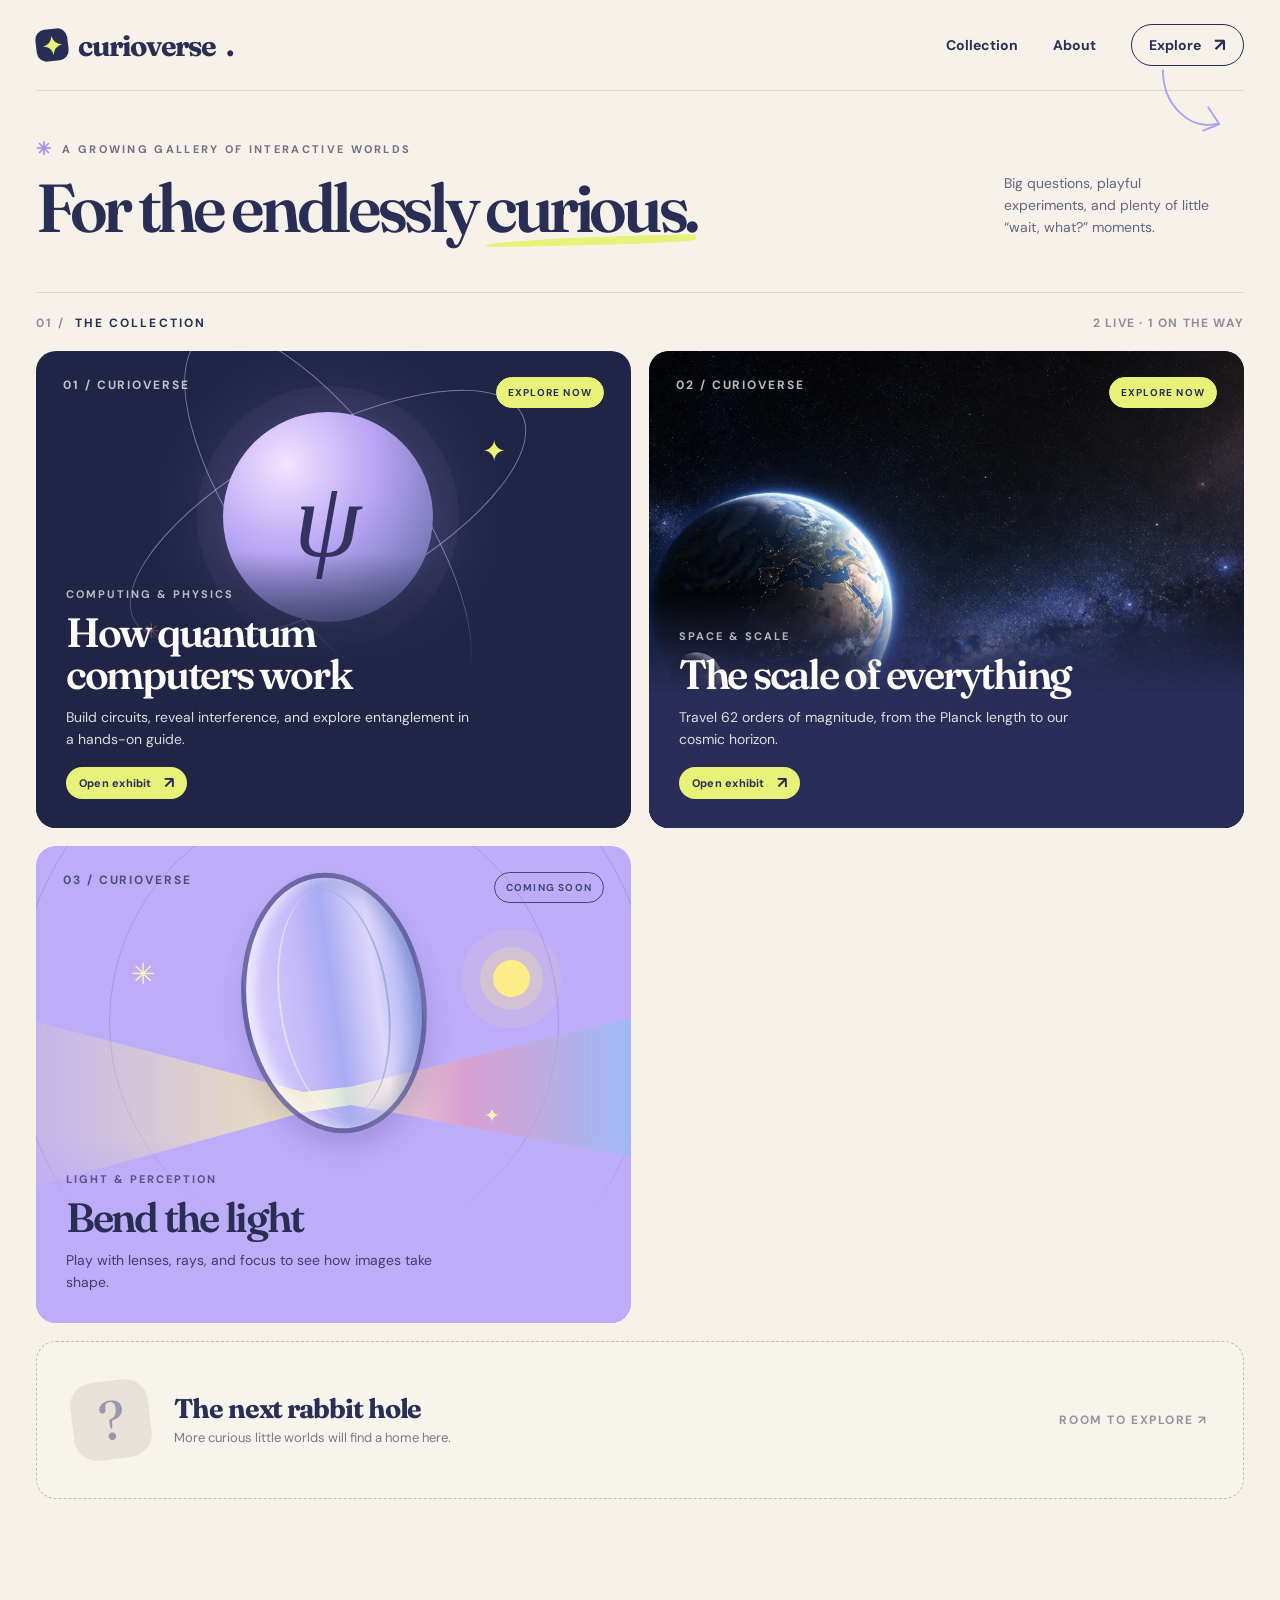
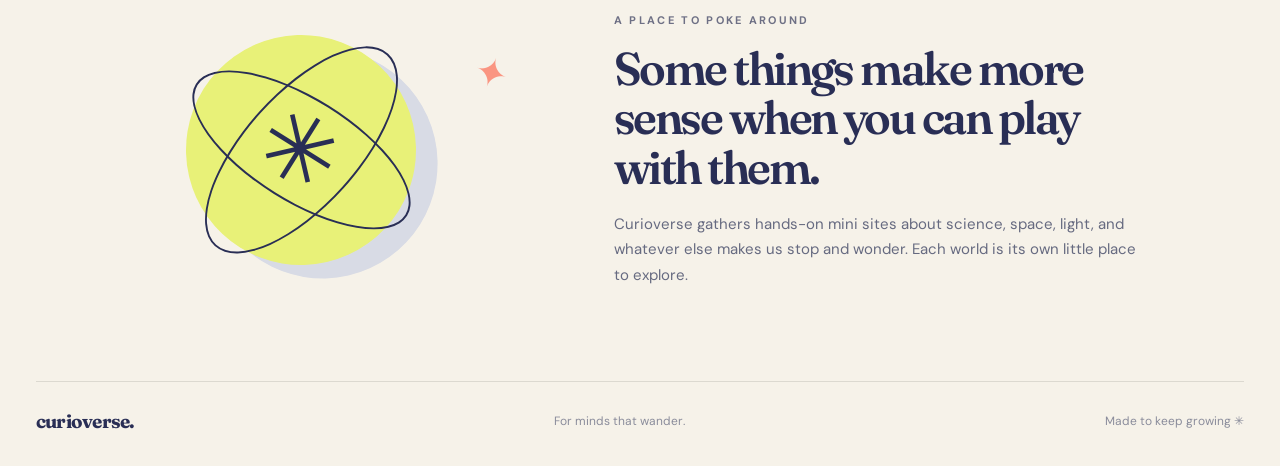
<file: index.html>
<!doctype html>
<html lang="en">
<head>
  <meta charset="utf-8">
  <meta name="viewport" content="width=device-width, initial-scale=1">
  <meta name="theme-color" content="#f6f2e9">
  <meta name="description" content="Curioverse is a growing gallery of playful, interactive explorations of space, light, and the world around us.">
  <title>Curioverse — a gallery for the curious</title>
  <link rel="preconnect" href="https://fonts.googleapis.com">
  <link rel="preconnect" href="https://fonts.gstatic.com" crossorigin>
  <link href="https://fonts.googleapis.com/css2?family=DM+Sans:wght@400;500;600;700&family=Fraunces:opsz,wght,SOFT,WONK@9..144,600,50,1;9..144,700,50,1&display=swap" rel="stylesheet">
  <link rel="icon" type="image/svg+xml" href="data:image/svg+xml,%3Csvg xmlns='http://www.w3.org/2000/svg' viewBox='0 0 64 64'%3E%3Crect width='64' height='64' rx='19' fill='%23292e55'/%3E%3Cpath d='M32 8c2.8 14.7 9.3 21.2 24 24-14.7 2.8-21.2 9.3-24 24C29.2 41.3 22.7 34.8 8 32 22.7 29.2 29.2 22.7 32 8Z' fill='%23e7f277'/%3E%3Ccircle cx='32' cy='32' r='4' fill='%23292e55'/%3E%3C/svg%3E">
  <style>
    :root{--paper:#f6f2e9;--ink:#292e55;--muted:#777a8d;--lime:#e8f178;--line:#dcd9d0;--purple:#aaa0f5;--coral:#fa9581;--blue:#a7dbee}
    *{box-sizing:border-box}
    html{scroll-behavior:smooth}
    body{margin:0;background:var(--paper);color:var(--ink);font-family:"DM Sans",sans-serif;overflow-x:hidden}
    button,a{font:inherit}
    a{color:inherit;text-decoration:none}
    button:focus-visible,a:focus-visible{outline:3px solid #6567d8;outline-offset:4px}
    .shell{width:min(100% - 72px,1380px);margin-inline:auto}
    .site-header{height:91px;display:flex;align-items:center;justify-content:space-between;border-bottom:1px solid var(--line)}
    .brand{display:inline-flex;align-items:center;gap:10px;font-family:"Fraunces",serif;font-size:29px;letter-spacing:-1.4px;font-weight:700;line-height:1}
    .brand-mark{width:32px;height:32px;display:grid;place-items:center;background:var(--ink);border-radius:10px;transform:rotate(-7deg)}
    .brand-mark svg{width:23px;height:23px;fill:var(--lime)}
    .top-nav{display:flex;align-items:center;gap:35px;font-size:14px;font-weight:700}
    .top-nav a:not(.nav-pill){transition:opacity .2s}
    .top-nav a:not(.nav-pill):hover{opacity:.55}
    .nav-pill{border:1px solid var(--ink);border-radius:999px;padding:11px 17px;display:inline-flex;align-items:center;gap:13px;transition:background .2s,transform .2s}
    .nav-pill:hover{background:var(--lime);transform:translateY(-2px)}
    .nav-pill span{font-size:18px;line-height:.6}
    .hero{display:grid;grid-template-columns:minmax(0,1fr) 240px;align-items:end;gap:30px;padding:51px 0 49px;position:relative}
    .eyebrow{display:flex;align-items:center;gap:9px;text-transform:uppercase;letter-spacing:.21em;font-size:11px;font-weight:700;color:#6e7085;margin:0 0 17px}
    .eyebrow .mini-star{font-size:18px;color:#a48eea;line-height:.7}
    h1,h2,h3,p{margin-top:0}
    h1,h2,.card-title,.about-title{font-family:"Fraunces",serif;font-weight:600}
    h1{font-size:clamp(49px,5.3vw,79px);line-height:1.025;letter-spacing:-.064em;margin:0;max-width:1010px}
    h1 em{font-style:normal;position:relative;white-space:nowrap}
    h1 em:after{content:"";position:absolute;left:0;right:0;bottom:.055em;height:.12em;background:var(--lime);z-index:-1;border-radius:90% 10% 40% 35%;transform:rotate(-1.6deg)}
    .hero-side{position:relative;display:flex;flex-direction:column;align-items:flex-start;justify-content:flex-end;padding-bottom:4px}
    .hero-side p{line-height:1.55;font-size:14px;color:#62667e;max-width:220px;margin:0}
    .doodle{position:absolute;right:11px;bottom:76px;width:92px;height:94px;transform:rotate(17deg)}
    .doodle path{stroke:#aaa0f5;stroke-width:2;fill:none;stroke-linecap:round;stroke-linejoin:round}
    .gallery-top{display:flex;align-items:center;justify-content:space-between;border-top:1px solid var(--line);padding:22px 0 20px}
    .section-label{display:flex;align-items:center;gap:10px;text-transform:uppercase;letter-spacing:.17em;font-size:12px;font-weight:700}
    .section-label .index{color:#8f92a5}
    .gallery-count{font-size:12px;color:#8d8f9c;font-weight:700;letter-spacing:.1em;text-transform:uppercase}
    .gallery-grid{display:grid;grid-template-columns:1fr 1fr;gap:18px}
    .exhibit{min-width:0;position:relative;overflow:hidden;border-radius:20px;min-height:477px;display:flex;flex-direction:column;isolation:isolate;transition:transform .3s cubic-bezier(.2,.8,.2,1),box-shadow .3s;background:#252a50}
    .exhibit:hover{transform:translateY(-6px);box-shadow:0 20px 35px rgba(36,39,75,.13)}
    .exhibit-space{background:#292d57;color:#fbfaf4}
    .exhibit-space .status{background:var(--lime);color:var(--ink);border-color:var(--lime);opacity:1}
    .space-art-image{position:absolute;inset:0;width:100%;height:100%;object-fit:cover;object-position:37% center}
    .exhibit-light{background:#bdadf8;color:#292e55}
    .exhibit-quantum{background:#202545;color:#fbfaf4;--fade:#202545}
    .exhibit-quantum .status{background:var(--lime);color:var(--ink);border-color:var(--lime);opacity:1}
    .quantum-ring{position:absolute;left:49%;top:35%;border:1px solid rgba(213,203,255,.5);width:440px;height:168px;border-radius:50%;transform:translate(-50%,-50%) rotate(-28deg)}
    .quantum-ring.two{transform:translate(-50%,-50%) rotate(55deg)}
    .quantum-core{position:absolute;left:49%;top:35%;width:210px;height:210px;border-radius:50%;transform:translate(-50%,-50%);background:radial-gradient(circle at 30% 25%,#f2e3ff,#b8a5f4 42%,#6d70af 84%);display:grid;place-items:center;color:#33335f;font-family:"Fraunces",serif;font-size:108px;box-shadow:0 0 0 26px rgba(182,163,245,.06),0 0 85px rgba(182,163,245,.26)}
    .quantum-spark{position:absolute;color:var(--lime);font-size:29px;top:17%;right:21%}.quantum-spark.two{font-size:20px;top:56%;left:18%;color:#f8a4a5}
    .card-top{position:relative;z-index:3;display:flex;align-items:flex-start;justify-content:space-between;padding:26px 27px 0}
    .card-number{font-size:12px;letter-spacing:.16em;font-weight:700;opacity:.74}
    .status{border:1px solid currentColor;border-radius:999px;padding:8px 11px;font-size:10px;font-weight:700;letter-spacing:.12em;text-transform:uppercase;opacity:.8}
    .card-art{position:absolute;inset:0;overflow:hidden;z-index:0;transition:transform .45s ease}
    .exhibit:hover .card-art{transform:scale(1.04)}
    .card-copy{margin-top:auto;position:relative;z-index:2;padding:0 30px 29px}
    .card-kicker{font-size:11px;text-transform:uppercase;letter-spacing:.18em;font-weight:700;margin:0 0 10px;opacity:.7}
    .card-title{font-size:clamp(35px,3.2vw,51px);letter-spacing:-.055em;line-height:1.03;margin:0 0 12px;max-width:420px}
    .card-description{font-size:14px;line-height:1.55;max-width:405px;margin:0;opacity:.86}
    .card-action{display:inline-flex;align-items:center;gap:12px;margin-top:16px;background:var(--lime);color:var(--ink);padding:9px 13px;border-radius:999px;font-size:11px;font-weight:700;letter-spacing:.02em}
    .card-action span{font-size:16px;line-height:.7}
    .card-copy:before{content:"";position:absolute;inset:-34px 0 0;background:linear-gradient(0deg,var(--fade) 58%,transparent);z-index:-1;pointer-events:none}
    .exhibit-space{--fade:#292d57}.exhibit-light{--fade:#bdadf8}
    .orbit{position:absolute;border:1px solid rgba(223,228,255,.28);border-radius:50%;left:50%;top:47%;transform:translate(-50%,-50%) rotate(-20deg)}
    .orbit.one{width:620px;height:320px}.orbit.two{width:500px;height:470px;transform:translate(-50%,-50%) rotate(39deg)}.orbit.three{width:820px;height:180px;transform:translate(-50%,-50%) rotate(-35deg)}
    .sun{position:absolute;width:235px;height:235px;border-radius:50%;left:49%;top:37%;transform:translate(-50%,-50%);background:radial-gradient(circle at 35% 30%,#f9c7a3 0,#f18d86 31%,#b668b5 70%,#6b5299 100%);box-shadow:0 0 0 24px rgba(223,165,242,.055),0 0 0 70px rgba(223,165,242,.04),0 0 80px rgba(239,152,156,.28)}
    .sun:after{content:"";position:absolute;inset:0;border-radius:50%;background:radial-gradient(circle at 65% 80%,rgba(57,37,94,.37),transparent 54%)}
    .planet{position:absolute;border-radius:50%;box-shadow:inset -9px -10px 18px rgba(17,21,57,.26)}
    .planet-a{width:49px;height:49px;background:#d6dc8a;top:23%;left:15%}.planet-b{width:26px;height:26px;background:#a9dcef;top:28%;right:14%}.planet-c{width:17px;height:17px;background:#f7a683;top:58%;right:18%}
    .star{position:absolute;width:5px;height:5px;border-radius:50%;background:#fcf7d5;box-shadow:0 0 8px #fff}
    .s1{left:11%;top:17%}.s2{left:32%;top:12%;width:3px;height:3px}.s3{right:22%;top:18%;width:3px;height:3px}.s4{right:8%;top:43%}.s5{left:24%;top:57%;width:3px;height:3px}.s6{right:34%;top:62%;width:3px;height:3px}
    .twinkle{position:absolute;left:71%;top:13%;font-size:31px;color:#f7e5a8;line-height:1;animation:twinkle 5s ease-in-out infinite}
    .light-circle{position:absolute;border:1px solid rgba(55,56,116,.18);border-radius:50%;width:450px;height:450px;left:50%;top:37%;transform:translate(-50%,-50%)}
    .light-circle:nth-child(2){width:640px;height:640px}.light-circle:nth-child(3){width:800px;height:800px}
    .light-beam{position:absolute;left:0;right:0;top:35%;height:185px;clip-path:polygon(0 5%,45% 43%,53% 40%,100% 3%,100% 78%,53% 50%,45% 54%,0 94%);background:linear-gradient(90deg,rgba(255,241,139,.12),rgba(255,245,164,.65) 40%,rgba(255,251,218,.94) 50%,rgba(243,145,167,.5) 72%,rgba(150,190,245,.75));filter:blur(1px)}
    .lens-wrap{position:absolute;width:184px;height:262px;left:50%;top:33%;transform:translate(-50%,-50%) rotate(-8deg);border-radius:50%;background:linear-gradient(90deg,rgba(255,255,255,.37),rgba(234,248,255,.17) 33%,rgba(95,165,222,.22) 50%,rgba(255,255,255,.5) 75%,rgba(91,155,211,.34));border:5px solid rgba(77,73,134,.72);box-shadow:inset 9px 0 11px rgba(255,255,255,.6),inset -8px 0 14px rgba(51,83,153,.25),0 18px 25px rgba(67,48,128,.18)}
    .lens-wrap:after{content:"";position:absolute;inset:12px 32px;border-radius:50%;border-left:2px solid rgba(255,255,255,.48);border-right:2px solid rgba(75,112,184,.35)}
    .ray-dot{position:absolute;right:17%;top:24%;width:37px;height:37px;border-radius:50%;background:#fced89;box-shadow:0 0 0 13px rgba(252,237,137,.25),0 0 0 31px rgba(252,237,137,.1)}
    .light-spark{position:absolute;left:16%;top:23%;color:#fff2ba;font-size:29px}.light-spark.two{left:auto;right:22%;top:54%;font-size:19px}
    .future{margin-top:18px;border:1px dashed #bdbdc1;border-radius:20px;min-height:158px;display:flex;align-items:center;justify-content:space-between;gap:30px;padding:30px 35px;background:rgba(255,255,255,.17)}
    .future-content{display:flex;align-items:center;gap:24px}
    .future-icon{width:78px;height:78px;border-radius:23px;background:#e7e1d7;display:grid;place-items:center;flex:none;transform:rotate(-7deg);font-family:"Fraunces",serif;font-size:54px;color:#9b98ab}
    .future h3{font-family:"Fraunces",serif;font-size:27px;letter-spacing:-.04em;margin:0 0 3px}.future p{margin:0;color:#777a8b;font-size:13px;line-height:1.5}
    .future-note{font-size:12px;font-weight:700;text-transform:uppercase;letter-spacing:.13em;color:#9494a1;white-space:nowrap}
    .about{display:grid;grid-template-columns:.9fr 1.1fr;gap:60px;align-items:center;margin:114px 0 93px;padding:0 12px}
    .about-graphic{min-height:250px;position:relative;display:grid;place-items:center}
    .about-disc{width:230px;height:230px;background:var(--lime);border-radius:50%;position:relative;display:grid;place-items:center;transform:rotate(-13deg);box-shadow:18px 18px 0 #d8dbe5}
    .about-disc:before,.about-disc:after{content:"";position:absolute;border:2px solid var(--ink);border-radius:50%;height:110px;width:255px;transform:rotate(-35deg)}
    .about-disc:after{transform:rotate(45deg);width:245px;height:100px}
    .about-disc span{font-size:95px;z-index:1;line-height:1}
    .about-small{position:absolute;top:22px;right:9%;font-size:40px;color:var(--coral);transform:rotate(18deg)}
    .about-title{font-size:clamp(35px,3.6vw,52px);letter-spacing:-.055em;line-height:1.08;margin:0 0 19px;max-width:530px}
    .about-text{color:#666a80;line-height:1.7;font-size:15px;max-width:540px;margin:0}
    footer{border-top:1px solid var(--line);padding:27px 0 33px;display:flex;justify-content:space-between;align-items:center;gap:20px;color:#8a8c9b;font-size:12px}
    footer .footer-brand{font-family:"Fraunces",serif;color:var(--ink);font-size:19px;font-weight:700;letter-spacing:-.04em}
    @keyframes twinkle{50%{transform:scale(.7) rotate(20deg);opacity:.55}}
    @media(max-width:980px){.hero{grid-template-columns:1fr}.hero-side{display:none}.card-title{font-size:38px}.exhibit{min-height:430px}.about{gap:30px}}
    @media(max-width:700px){.shell{width:min(100% - 36px,1380px)}.site-header{height:74px}.brand{font-size:24px}.brand-mark{width:28px;height:28px}.top-nav{gap:14px;font-size:12px}.top-nav a:first-child{display:none}.nav-pill{padding:9px 12px}.hero{padding:40px 0 37px}h1{font-size:clamp(45px,10vw,64px)}.gallery-grid{grid-template-columns:1fr}.exhibit{min-height:445px}.card-title{font-size:44px}.future{padding:23px;min-height:140px}.future-icon{width:57px;height:57px;font-size:42px;border-radius:16px}.future-content{gap:17px}.future-note{display:none}.about{grid-template-columns:1fr;margin:75px 0 65px;padding:0 2px;gap:15px}.about-graphic{min-height:225px}.about-disc{width:186px;height:186px}.about-disc:before{height:90px;width:220px}.about-disc:after{height:90px;width:210px}.about-disc span{font-size:78px}.about-small{right:17%}footer{align-items:flex-start;flex-direction:column;gap:8px}}
    @media(max-width:390px){.top-nav a:nth-child(2){display:none}.card-title{font-size:39px}.exhibit{min-height:425px}.future h3{font-size:23px}}
    @media(prefers-reduced-motion:reduce){html{scroll-behavior:auto}*,*:before,*:after{animation-duration:.01ms!important;transition-duration:.01ms!important}}
  </style>
</head>
<body>
  <div class="shell">
    <header class="site-header">
      <a class="brand" href="#top" aria-label="Curioverse home"><span class="brand-mark"><svg viewBox="0 0 64 64" aria-hidden="true"><path d="M32 5c3.2 16.5 10.5 23.8 27 27-16.5 3.2-23.8 10.5-27 27C28.8 42.5 21.5 35.2 5 32 21.5 28.8 28.8 21.5 32 5Z"/></svg></span>curioverse<span aria-hidden="true">.</span></a>
      <nav class="top-nav" aria-label="Main navigation"><a href="#collection">Collection</a><a href="#about">About</a><a class="nav-pill" href="#collection">Explore <span aria-hidden="true">↗</span></a></nav>
    </header>
    <main id="top">
      <section class="hero" aria-labelledby="page-title">
        <div><p class="eyebrow"><span class="mini-star" aria-hidden="true">✳</span> A growing gallery of interactive worlds</p><h1 id="page-title">For the endlessly <em>curious.</em></h1></div>
        <div class="hero-side"><svg class="doodle" viewBox="0 0 100 100" aria-hidden="true"><path d="M9 6c6 17 14 30 32 39 16 8 29 7 42-1M68 30l17 14-15 12"/></svg><p>Big questions, playful experiments, and plenty of little “wait, what?” moments.</p></div>
      </section>
      <section id="collection" aria-labelledby="collection-title">
        <div class="gallery-top"><div class="section-label" id="collection-title"><span class="index">01 /</span> The collection</div><span class="gallery-count" id="gallery-count">2 worlds in the making</span></div>
        <div class="gallery-grid" id="gallery-grid"></div>
        <div class="future"><div class="future-content"><div class="future-icon" aria-hidden="true">?</div><div><h3>The next rabbit hole</h3><p>More curious little worlds will find a home here.</p></div></div><div class="future-note">Room to explore ↗</div></div>
      </section>
      <section class="about" id="about" aria-labelledby="about-title">
        <div class="about-graphic" aria-hidden="true"><div class="about-disc"><span>✳</span></div><span class="about-small">✦</span></div>
        <div><p class="eyebrow">A place to poke around</p><h2 class="about-title" id="about-title">Some things make more sense when you can play with them.</h2><p class="about-text">Curioverse gathers hands-on mini sites about science, space, light, and whatever else makes us stop and wonder. Each world is its own little place to explore.</p></div>
      </section>
    </main>
    <footer><a class="footer-brand" href="#top">curioverse.</a><span>For minds that wander.</span><span>Made to keep growing ✳</span></footer>
  </div>
  <script>
    // Add future exhibits here. Give an exhibit a `url` when its site is ready;
    // cards without a URL are displayed honestly as upcoming experiences.
    const exhibits = [
      {number:'01',theme:'quantum',category:'Computing & physics',title:'How quantum computers work',description:'Build circuits, reveal interference, and explore entanglement in a hands-on guide.',status:'Explore now',url:'quantum.html'},
      {number:'02',theme:'space',category:'Space & scale',title:'The scale of everything',description:'Travel 62 orders of magnitude, from the Planck length to our cosmic horizon.',status:'Explore now',url:'scale.html'},
      {number:'03',theme:'light',category:'Light & perception',title:'Bend the light',description:'Play with lenses, rays, and focus to see how images take shape.',status:'Coming soon',url:null}
    ];

    const art = {
      quantum:`<div class="card-art" aria-hidden="true"><i class="quantum-ring"></i><i class="quantum-ring two"></i><i class="quantum-core">ψ</i><span class="quantum-spark">✦</span><span class="quantum-spark two">✳</span></div>`,
      space:`<div class="card-art" aria-hidden="true"><img class="space-art-image" src="assets/scale-solar.webp" alt="" loading="lazy"></div>`,
      light:`<div class="card-art" aria-hidden="true"><i class="light-circle"></i><i class="light-circle"></i><i class="light-circle"></i><i class="light-beam"></i><i class="lens-wrap"></i><i class="ray-dot"></i><span class="light-spark">✳</span><span class="light-spark two">✦</span></div>`
    };

    function safe(value){return String(value).replace(/[&<>"']/g,char=>({'&':'&amp;','<':'&lt;','>':'&gt;','"':'&quot;',"'":'&#39;'}[char]));}
    function card(item){
      const content=`<div class="card-top"><span class="card-number">${safe(item.number)} / CURIOVERSE</span><span class="status">${safe(item.status)}</span></div>${art[item.theme]||''}<div class="card-copy"><p class="card-kicker">${safe(item.category)}</p><h3 class="card-title">${safe(item.title)}</h3><p class="card-description">${safe(item.description)}</p>${item.url?'<span class="card-action">Open exhibit <span aria-hidden="true">↗</span></span>':''}</div>`;
      return item.url ? `<a class="exhibit exhibit-${safe(item.theme)}" href="${safe(item.url)}" aria-label="Explore ${safe(item.title)}">${content}</a>` : `<article class="exhibit exhibit-${safe(item.theme)}" aria-label="${safe(item.title)}, coming soon">${content}</article>`;
    }
    document.getElementById('gallery-grid').innerHTML=exhibits.map(card).join('');
    const live=exhibits.filter(item=>item.url).length, planned=exhibits.length-live;
    document.getElementById('gallery-count').textContent=`${live} live · ${planned} on the way`;
  </script>
</body>
</html>
</file>
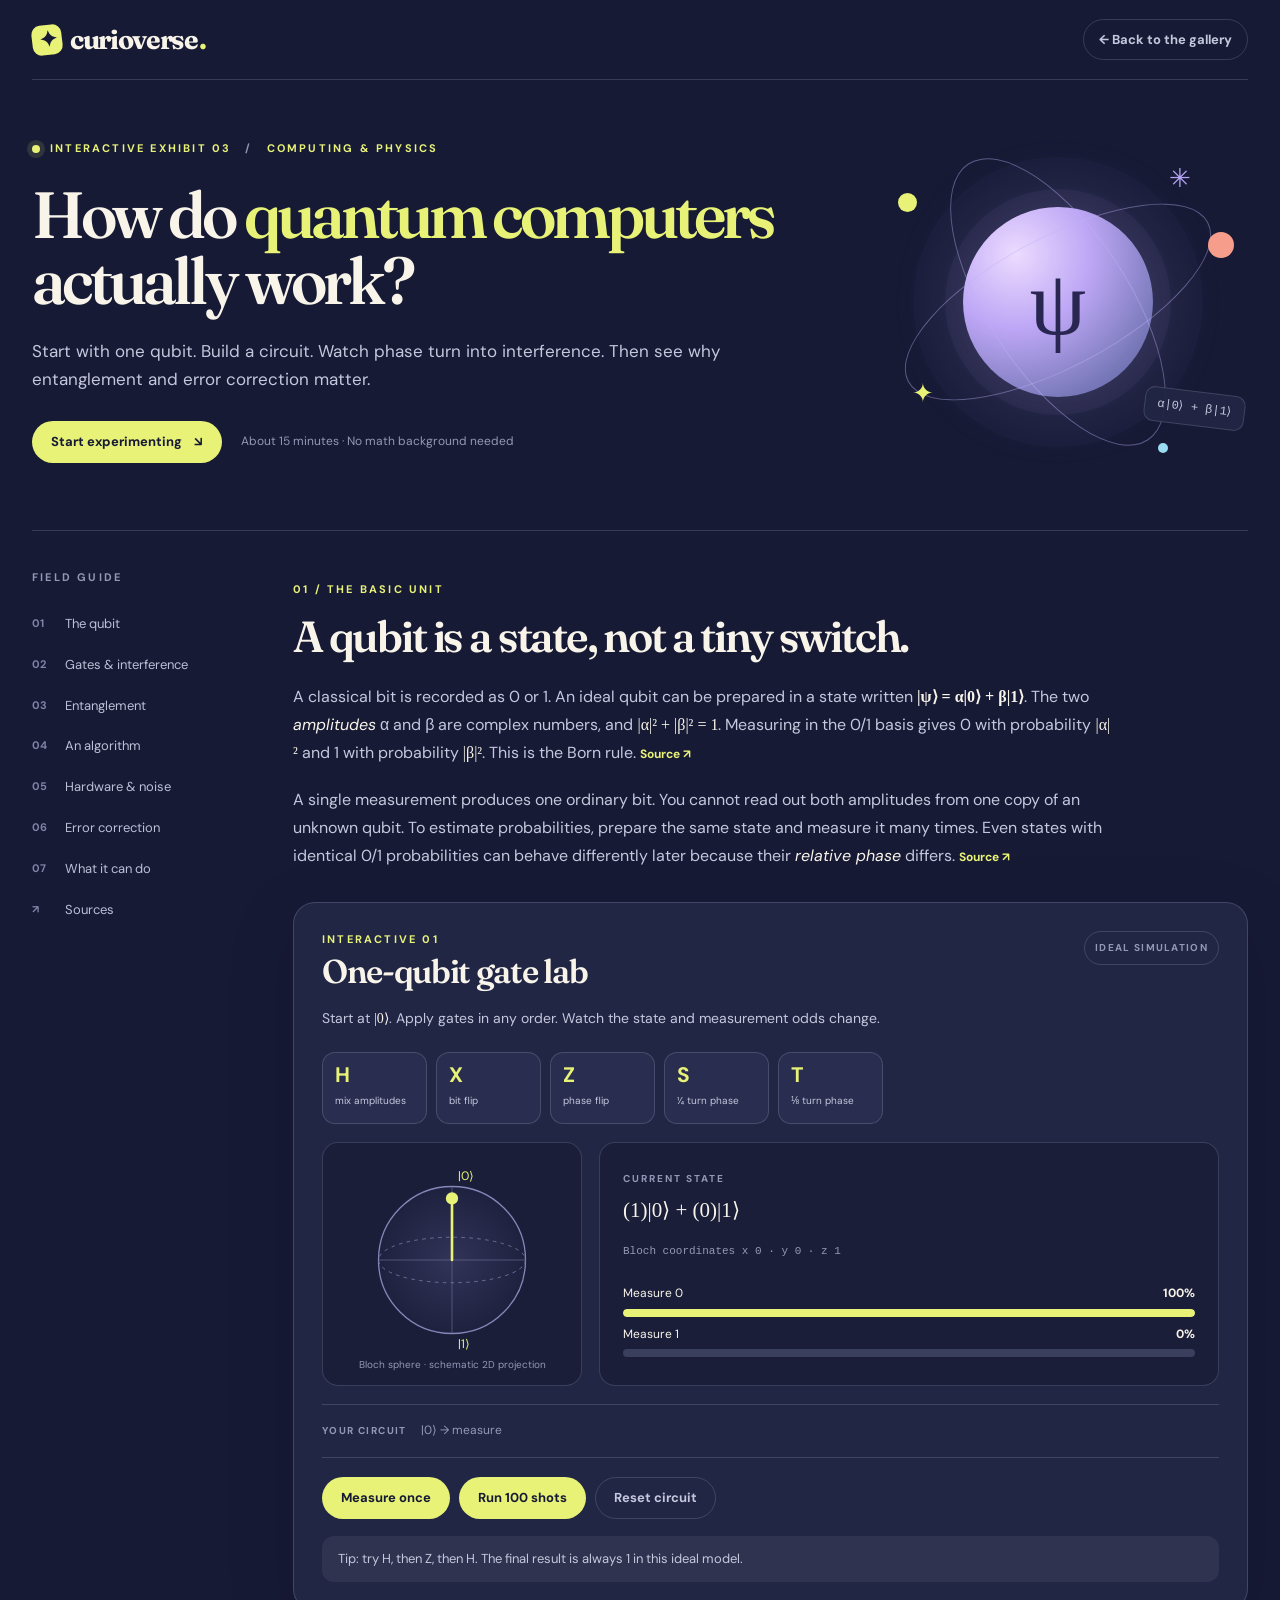
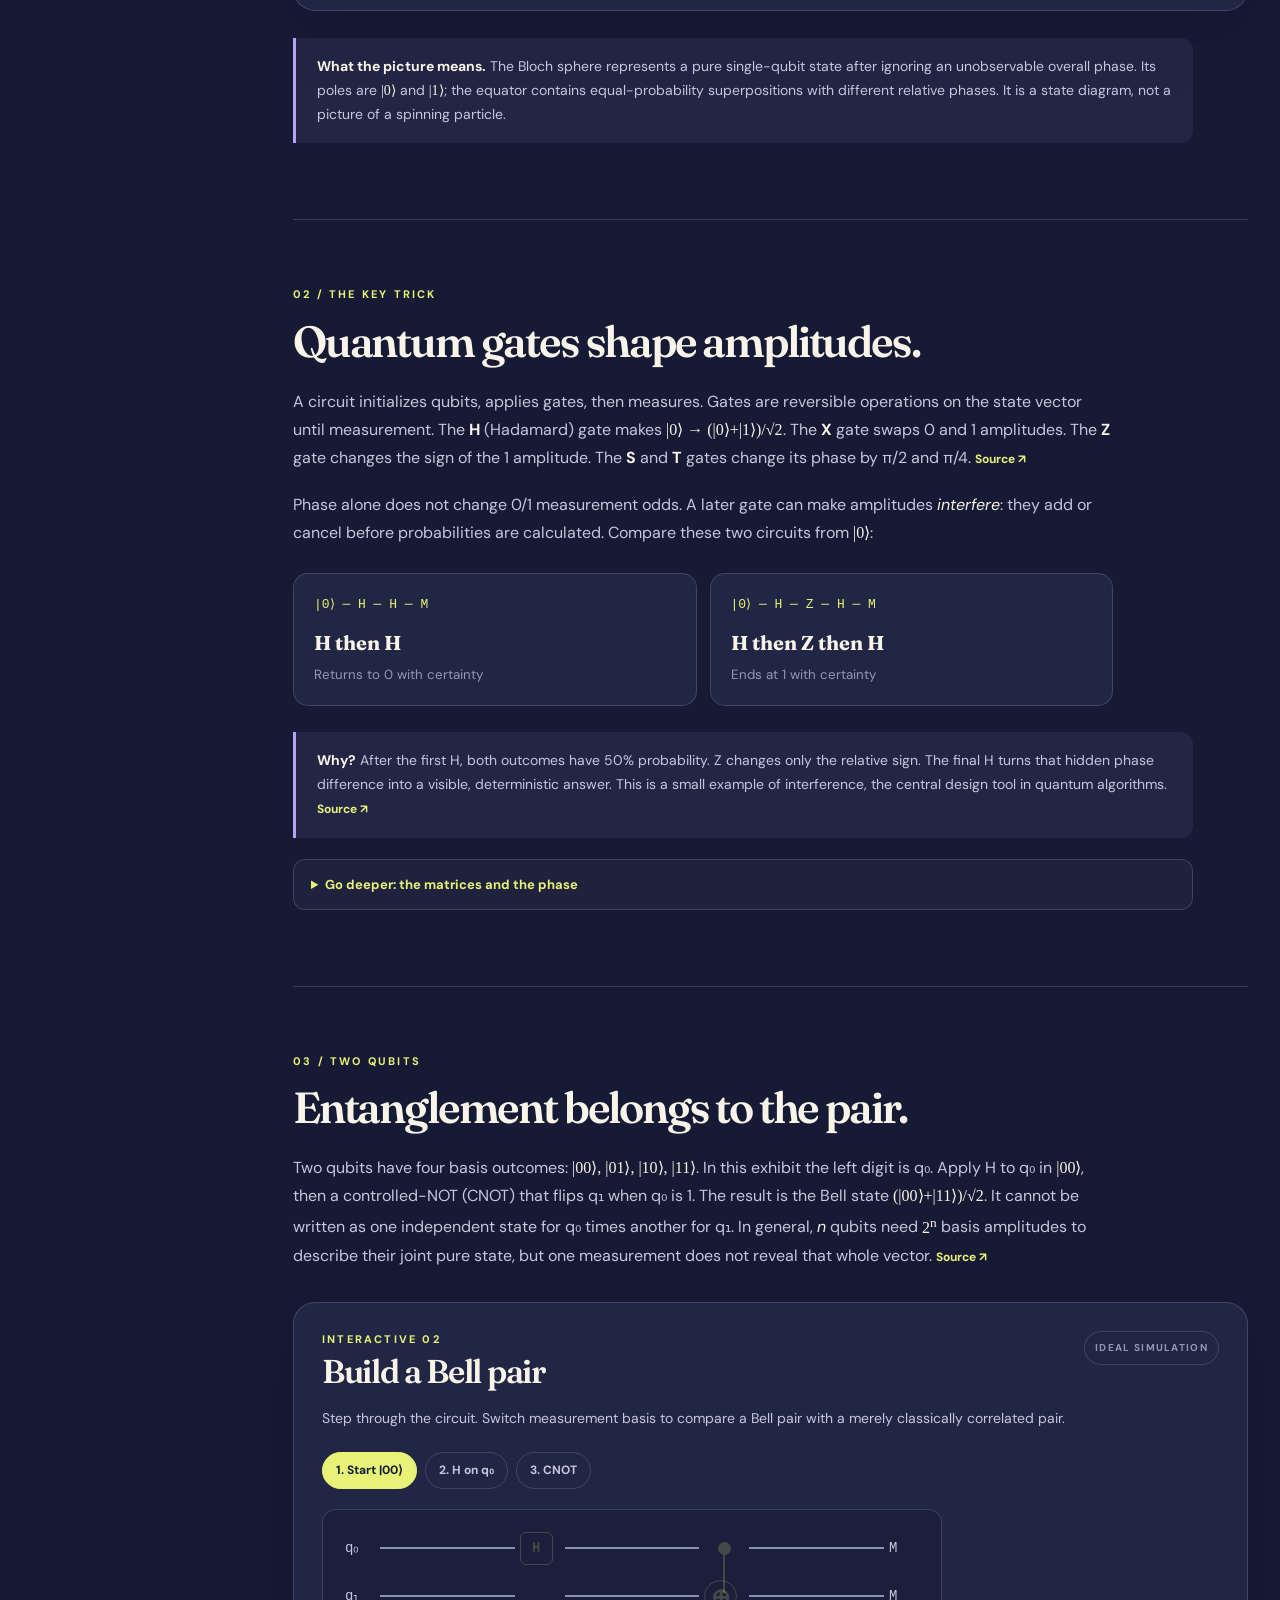
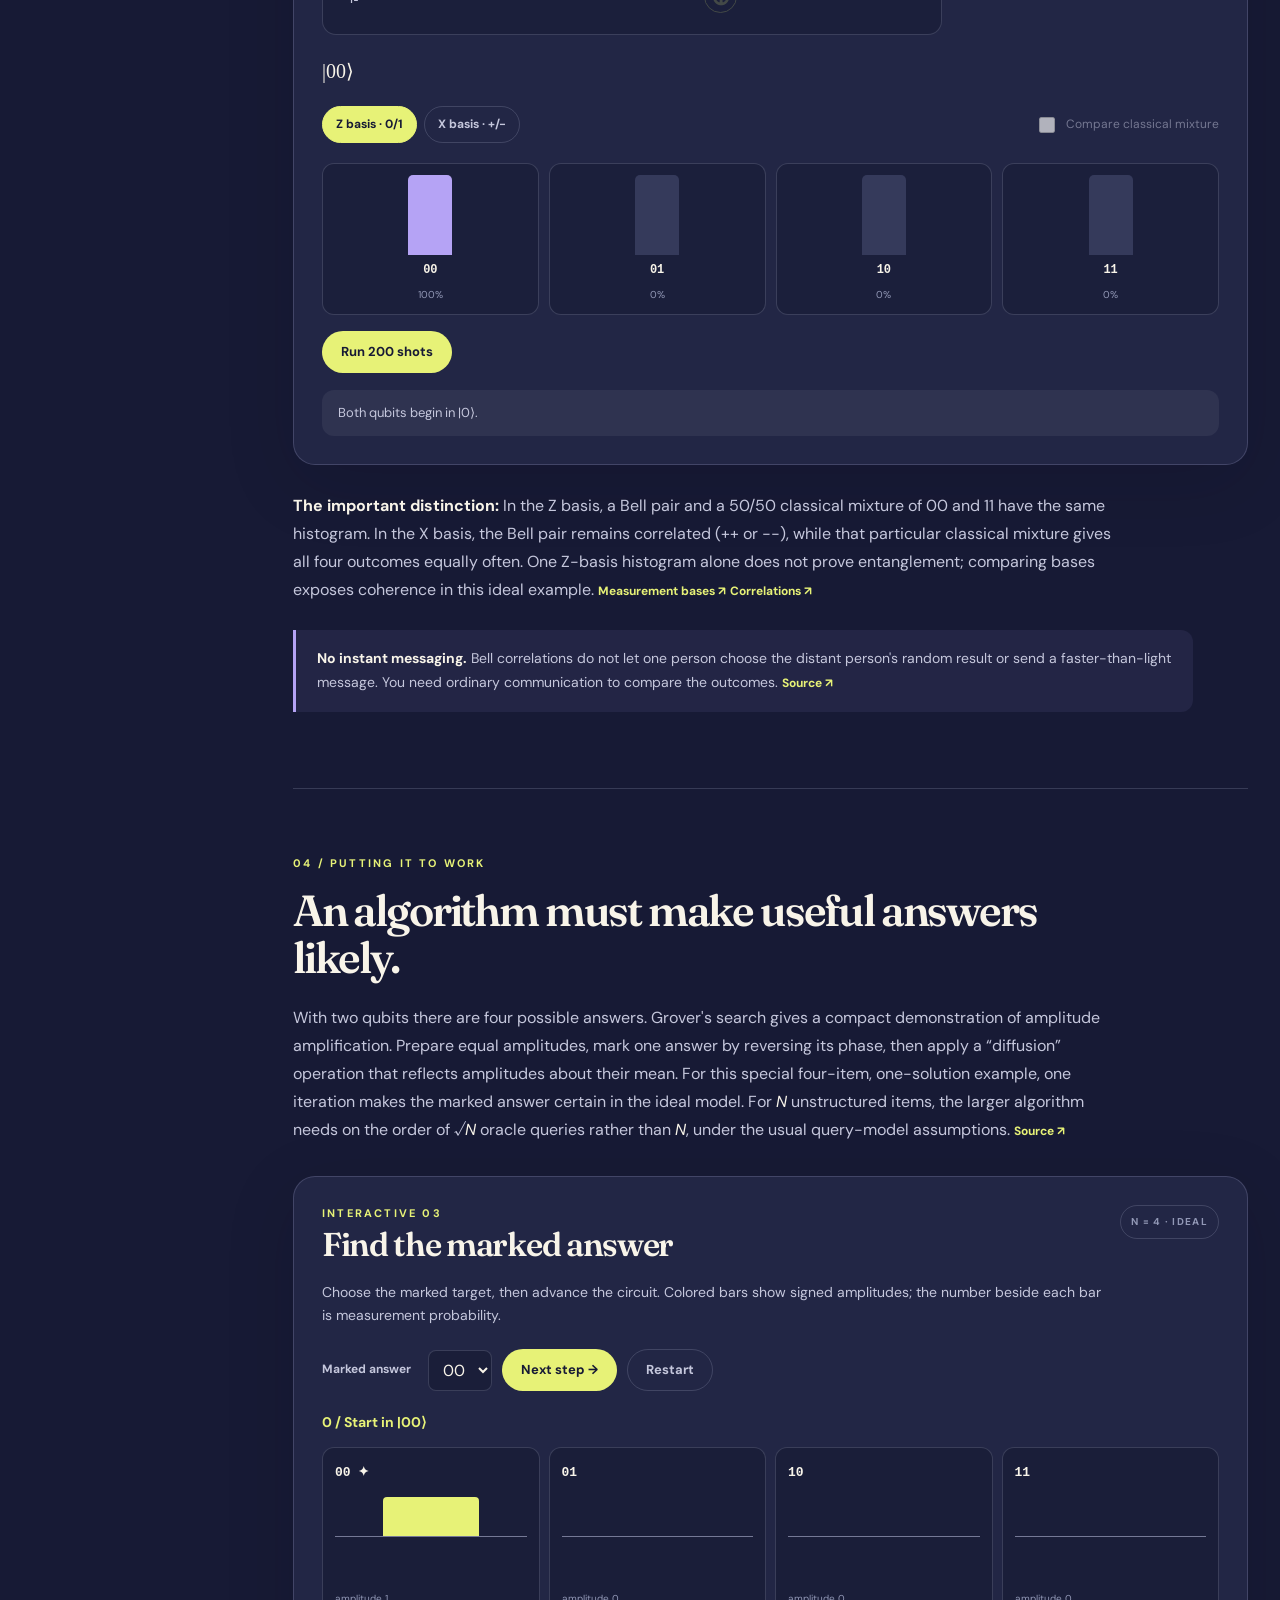
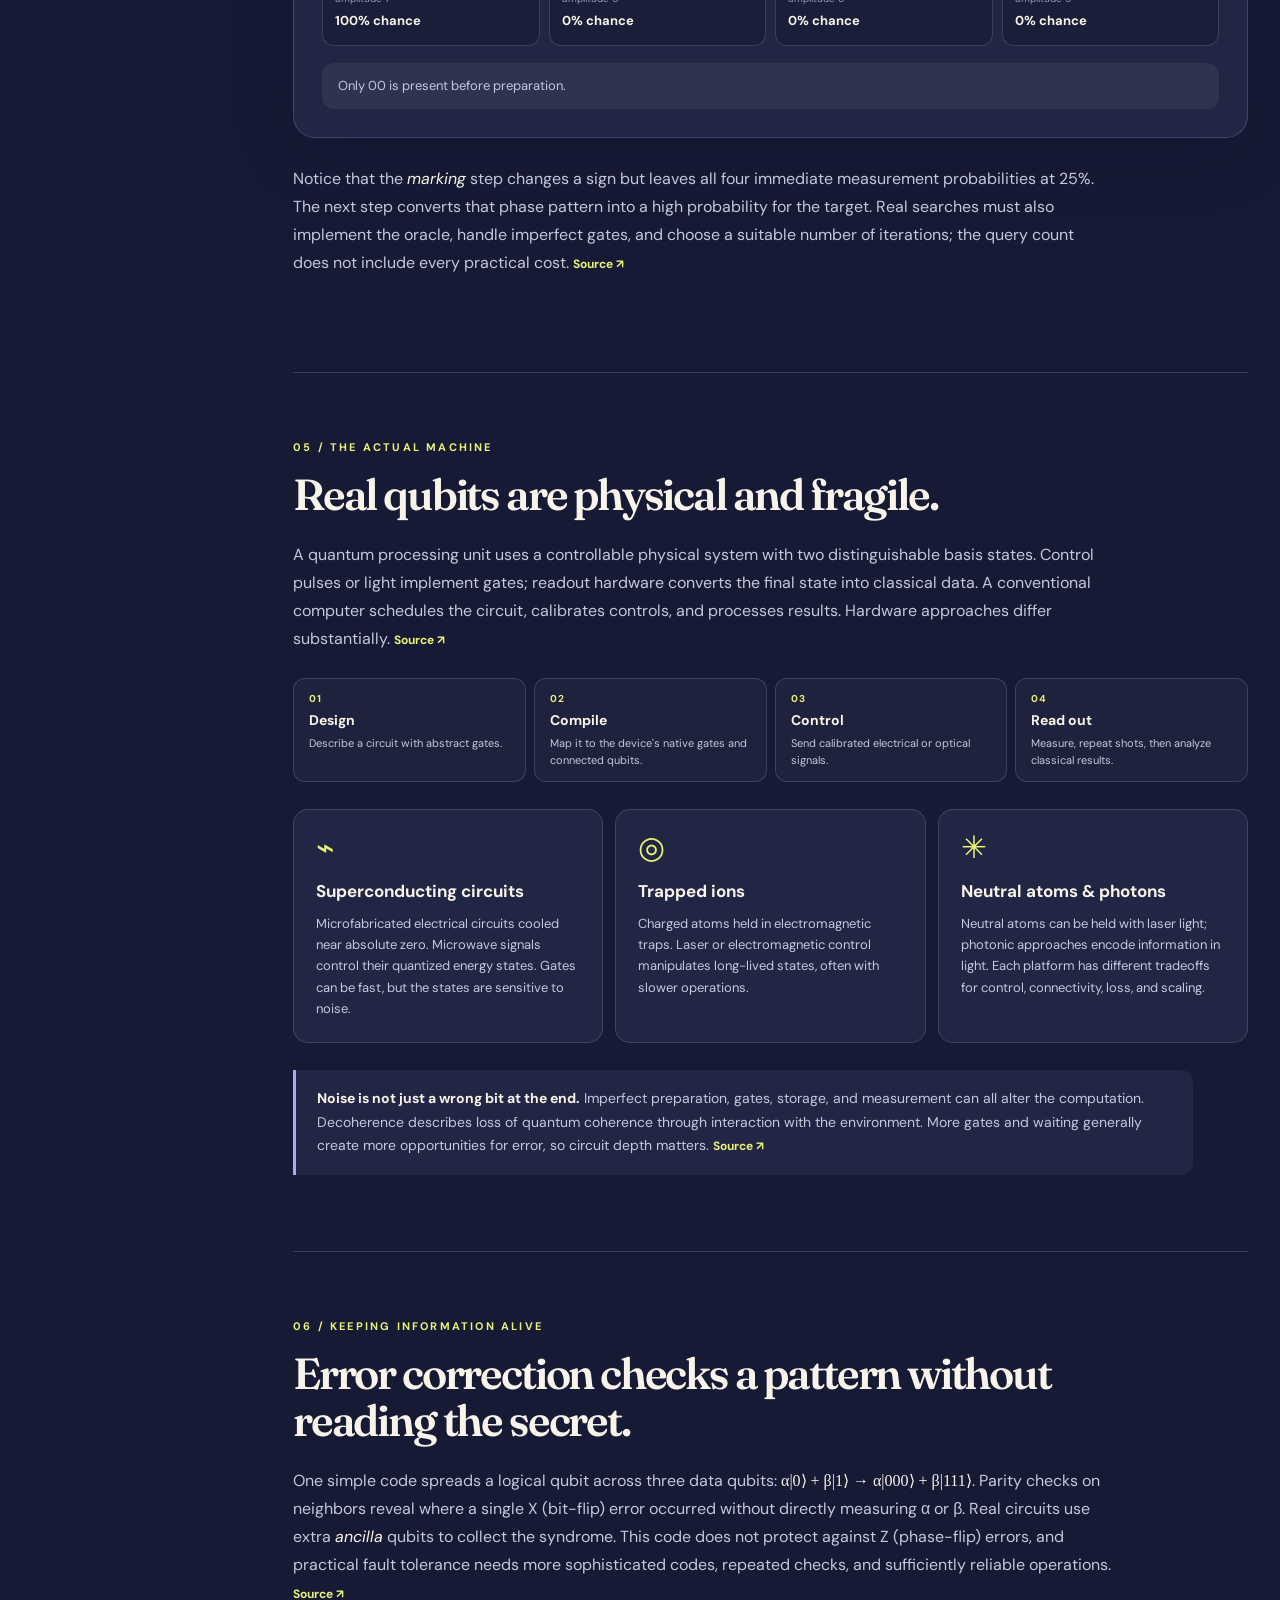
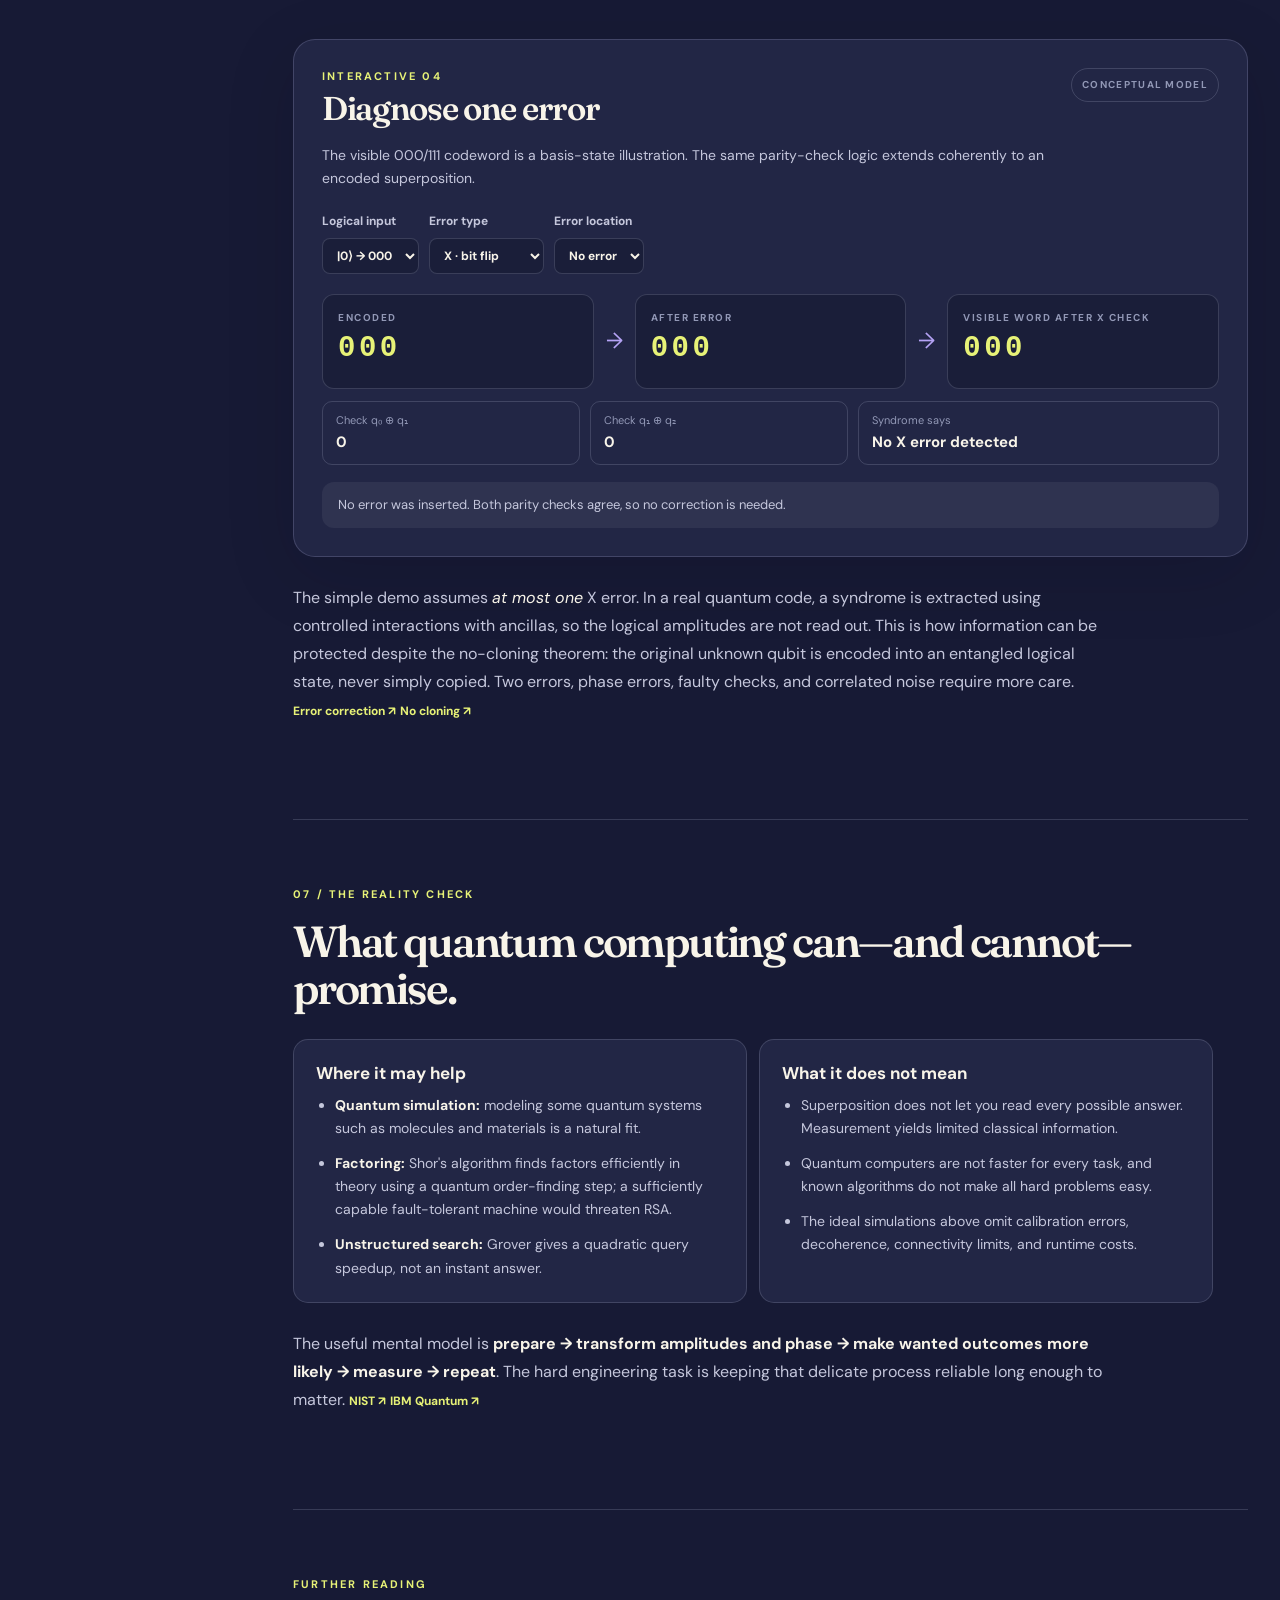
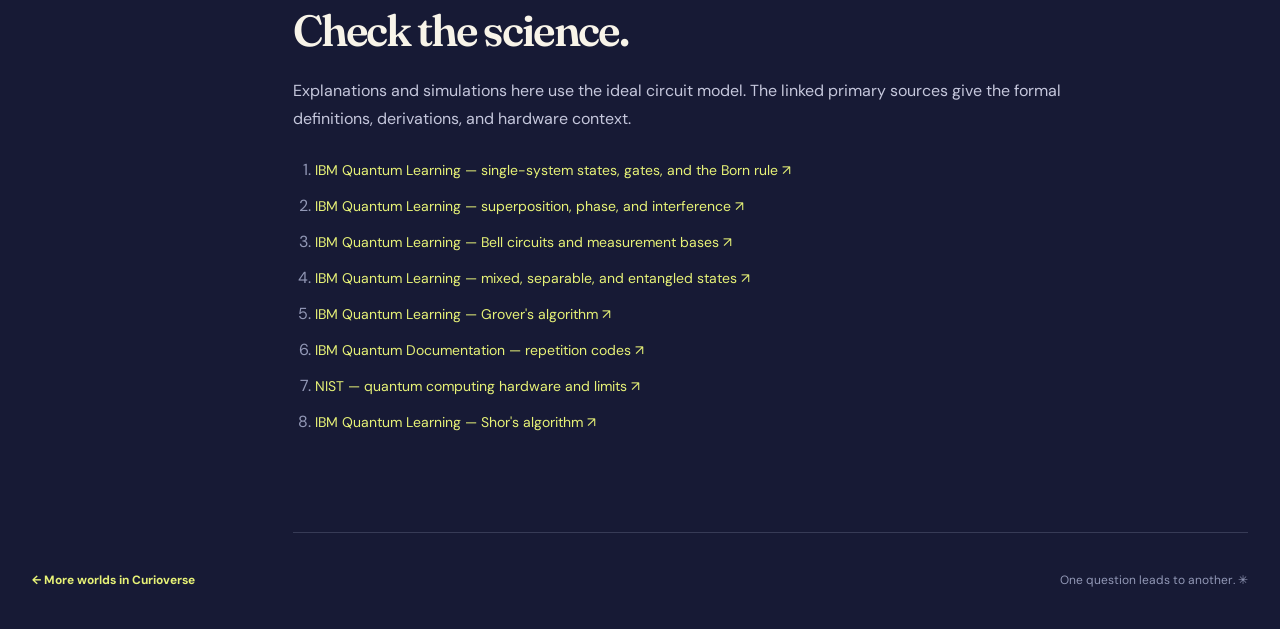
<file: quantum.html>
<!doctype html>
<html lang="en">
<head>
  <meta charset="utf-8">
  <meta name="viewport" content="width=device-width,initial-scale=1">
  <meta name="theme-color" content="#171a35">
  <meta name="description" content="An interactive, sourced guide to qubits, gates, interference, entanglement, algorithms, hardware, and quantum error correction.">
  <title>How quantum computers work — Curioverse</title>
  <link rel="preconnect" href="https://fonts.googleapis.com">
  <link rel="preconnect" href="https://fonts.gstatic.com" crossorigin>
  <link href="https://fonts.googleapis.com/css2?family=DM+Sans:wght@400;500;600;700&family=Fraunces:opsz,wght,SOFT,WONK@9..144,600,50,1;9..144,700,50,1&display=swap" rel="stylesheet">
  <link rel="icon" type="image/svg+xml" href="data:image/svg+xml,%3Csvg xmlns='http://www.w3.org/2000/svg' viewBox='0 0 64 64'%3E%3Crect width='64' height='64' rx='19' fill='%23292e55'/%3E%3Cpath d='M32 8c2.8 14.7 9.3 21.2 24 24-14.7 2.8-21.2 9.3-24 24C29.2 41.3 22.7 34.8 8 32 22.7 29.2 29.2 22.7 32 8Z' fill='%23e7f277'/%3E%3Ccircle cx='32' cy='32' r='4' fill='%23292e55'/%3E%3C/svg%3E">
  <link rel="stylesheet" href="quantum.css">
  <script src="quantum.js" defer></script>
</head>
<body>
  <header class="site-header wrap">
    <a class="brand" href="index.html" aria-label="Back to Curioverse gallery"><span class="brand-mark" aria-hidden="true">✦</span>curioverse<span class="brand-dot">.</span></a>
    <a class="back-link" href="index.html">← Back to the gallery</a>
  </header>
  <main>
    <section class="hero wrap" aria-labelledby="title">
      <div class="hero-copy"><div class="overline"><span class="pulse"></span> INTERACTIVE EXHIBIT 03 <span class="overline-divider">/</span> COMPUTING & PHYSICS</div><h1 id="title">How do <em>quantum computers</em> actually work?</h1><p class="hero-lead">Start with one qubit. Build a circuit. Watch phase turn into interference. Then see why entanglement and error correction matter.</p><div class="hero-actions"><a class="button primary" href="#qubit-lab">Start experimenting <span aria-hidden="true">↘</span></a><span>About 15 minutes · No math background needed</span></div></div>
      <div class="hero-visual" aria-hidden="true"><div class="hero-orbit orbit-a"></div><div class="hero-orbit orbit-b"></div><div class="hero-core"><span>ψ</span></div><i class="hero-dot dot-a"></i><i class="hero-dot dot-b"></i><i class="hero-dot dot-c"></i><span class="hero-spark spark-a">✦</span><span class="hero-spark spark-b">✳</span><div class="hero-notation">α|0⟩ + β|1⟩</div></div>
    </section>
    <div class="content-wrap wrap">
      <nav class="contents" aria-label="Exhibit chapters"><p class="contents-title">FIELD GUIDE</p><a href="#qubit-lab"><span>01</span> The qubit</a><a href="#interference"><span>02</span> Gates & interference</a><a href="#entanglement"><span>03</span> Entanglement</a><a href="#algorithm"><span>04</span> An algorithm</a><a href="#hardware"><span>05</span> Hardware & noise</a><a href="#error-correction"><span>06</span> Error correction</a><a href="#reality-check"><span>07</span> What it can do</a><a href="#sources"><span>↗</span> Sources</a></nav>
      <div class="chapters">
        <section class="chapter" id="qubit-lab" aria-labelledby="qubit-heading">
          <p class="chapter-tag">01 / THE BASIC UNIT</p><h2 id="qubit-heading">A qubit is a state, not a tiny switch.</h2>
          <p>A classical bit is recorded as 0 or 1. An ideal qubit can be prepared in a state written <strong class="math">|ψ⟩ = α|0⟩ + β|1⟩</strong>. The two <em>amplitudes</em> α and β are complex numbers, and <span class="math">|α|² + |β|² = 1</span>. Measuring in the 0/1 basis gives 0 with probability <span class="math">|α|²</span> and 1 with probability <span class="math">|β|²</span>. This is the Born rule. <a class="cite" href="https://quantum.cloud.ibm.com/learning/en/courses/basics-of-quantum-information/single-systems/quantum-information" target="_blank" rel="noopener">Source ↗</a></p>
          <p>A single measurement produces one ordinary bit. You cannot read out both amplitudes from one copy of an unknown qubit. To estimate probabilities, prepare the same state and measure it many times. Even states with identical 0/1 probabilities can behave differently later because their <em>relative phase</em> differs. <a class="cite" href="https://quantum.cloud.ibm.com/learning/en/courses/basics-of-quantum-information/quantum-circuits/limitations-on-quantum-information" target="_blank" rel="noopener">Source ↗</a></p>
          <div class="lab" aria-label="Single qubit simulator">
            <div class="lab-head"><div><span class="lab-kicker">INTERACTIVE 01</span><h3>One-qubit gate lab</h3></div><span class="simulation-label">IDEAL SIMULATION</span></div>
            <p class="lab-intro">Start at <span class="math">|0⟩</span>. Apply gates in any order. Watch the state and measurement odds change.</p>
            <div class="gate-controls" role="group" aria-label="Apply a quantum gate"><button type="button" data-gate="H"><strong>H</strong><span>mix amplitudes</span></button><button type="button" data-gate="X"><strong>X</strong><span>bit flip</span></button><button type="button" data-gate="Z"><strong>Z</strong><span>phase flip</span></button><button type="button" data-gate="S"><strong>S</strong><span>¼ turn phase</span></button><button type="button" data-gate="T"><strong>T</strong><span>⅛ turn phase</span></button></div>
            <div class="qubit-workspace"><div class="bloch-card"><svg id="bloch-sphere" viewBox="0 0 240 240" role="img" aria-label="Bloch sphere schematic showing current qubit state"><defs><radialGradient id="sphere-fill"><stop offset="0" stop-color="#7b76bb" stop-opacity=".24"/><stop offset="1" stop-color="#7b76bb" stop-opacity=".04"/></radialGradient></defs><circle cx="120" cy="120" r="84" fill="url(#sphere-fill)" stroke="#8587ba" stroke-width="1.5"/><ellipse cx="120" cy="120" rx="84" ry="26" fill="none" stroke="#73779e" stroke-dasharray="4 5"/><path d="M120 36V204M36 120H204" stroke="#73779e" stroke-width="1" opacity=".65"/><text x="127" y="28">|0⟩</text><text x="127" y="221">|1⟩</text><line id="bloch-vector" x1="120" y1="120" x2="120" y2="36" stroke="#e7f277" stroke-width="3" stroke-linecap="round"/><circle id="bloch-point" cx="120" cy="36" r="7" fill="#e7f277"/></svg><small>Bloch sphere · schematic 2D projection</small></div><div class="state-panel"><div class="state-label">CURRENT STATE</div><div class="state-equation" id="qubit-state" aria-live="polite"></div><div class="state-coords" id="bloch-coords"></div><div class="prob-row"><span>Measure 0</span><strong id="p0-label">100%</strong></div><div class="prob-track"><i id="p0-bar"></i></div><div class="prob-row"><span>Measure 1</span><strong id="p1-label">0%</strong></div><div class="prob-track coral"><i id="p1-bar"></i></div></div></div>
            <div class="circuit-strip"><span>YOUR CIRCUIT</span><div id="gate-sequence" aria-live="polite"><span class="empty-sequence">|0⟩ → measure</span></div></div>
            <div class="lab-actions"><button type="button" class="button secondary" id="measure-one">Measure once</button><button type="button" class="button secondary" id="measure-hundred">Run 100 shots</button><button type="button" class="button ghost" id="reset-qubit">Reset circuit</button></div>
            <div class="result" id="qubit-result" aria-live="polite">Tip: try H, then Z, then H. The final result is always 1 in this ideal model.</div>
            <div class="shot-results" id="qubit-shots" hidden><div><span>0</span><div class="shot-track"><i id="shot-zero"></i></div><strong id="shot-zero-count"></strong></div><div><span>1</span><div class="shot-track"><i id="shot-one"></i></div><strong id="shot-one-count"></strong></div></div>
          </div>
          <div class="note"><strong>What the picture means.</strong> The Bloch sphere represents a pure single-qubit state after ignoring an unobservable overall phase. Its poles are <span class="math">|0⟩</span> and <span class="math">|1⟩</span>; the equator contains equal-probability superpositions with different relative phases. It is a state diagram, not a picture of a spinning particle.</div>
        </section>

        <section class="chapter" id="interference" aria-labelledby="interference-heading">
          <p class="chapter-tag">02 / THE KEY TRICK</p><h2 id="interference-heading">Quantum gates shape amplitudes.</h2>
          <p>A circuit initializes qubits, applies gates, then measures. Gates are reversible operations on the state vector until measurement. The <strong>H</strong> (Hadamard) gate makes <span class="math">|0⟩ → (|0⟩+|1⟩)/√2</span>. The <strong>X</strong> gate swaps 0 and 1 amplitudes. The <strong>Z</strong> gate changes the sign of the 1 amplitude. The <strong>S</strong> and <strong>T</strong> gates change its phase by π/2 and π/4. <a class="cite" href="https://quantum.cloud.ibm.com/learning/en/courses/basics-of-quantum-information/single-systems/quantum-information" target="_blank" rel="noopener">Source ↗</a></p>
          <p>Phase alone does not change 0/1 measurement odds. A later gate can make amplitudes <em>interfere</em>: they add or cancel before probabilities are calculated. Compare these two circuits from <span class="math">|0⟩</span>:</p>
          <div class="compare-grid"><button type="button" class="preset" data-preset="HH"><span class="preset-circuit">|0⟩ ─ H ─ H ─ M</span><strong>H then H</strong><small>Returns to 0 with certainty</small></button><button type="button" class="preset" data-preset="HZH"><span class="preset-circuit">|0⟩ ─ H ─ Z ─ H ─ M</span><strong>H then Z then H</strong><small>Ends at 1 with certainty</small></button></div>
          <div class="note"><strong>Why?</strong> After the first H, both outcomes have 50% probability. Z changes only the relative sign. The final H turns that hidden phase difference into a visible, deterministic answer. This is a small example of interference, the central design tool in quantum algorithms. <a class="cite" href="https://quantum.cloud.ibm.com/learning/en/modules/quantum-mechanics/superposition-with-qiskit" target="_blank" rel="noopener">Source ↗</a></div>
          <details class="deeper"><summary>Go deeper: the matrices and the phase</summary><div><p>The state is a column vector <span class="math">(α, β)ᵀ</span>. The gates in the lab are unitary matrices, so they preserve <span class="math">|α|²+|β|²=1</span>: <span class="math">H = 1/√2 [[1,1],[1,−1]]</span>, <span class="math">X = [[0,1],[1,0]]</span>, and <span class="math">Z = [[1,0],[0,−1]]</span>. S multiplies β by <span class="math">i</span>; T multiplies β by <span class="math">e<sup>iπ/4</sup></span>. Gates act on the entire vector, including its complex phase.</p><p>Multiplying <em>both</em> amplitudes by the same unit-length complex number changes only the <strong>global phase</strong> and has no observable effect. Changing one relative to the other can change a later measurement. The presets show exactly that: <span class="math">HH|0⟩=|0⟩</span>, while <span class="math">HZH|0⟩=|1⟩</span>. <a class="cite" href="https://quantum.cloud.ibm.com/learning/en/courses/basics-of-quantum-information/quantum-circuits/limitations-on-quantum-information" target="_blank" rel="noopener">Source ↗</a></p></div></details>
        </section>

        <section class="chapter" id="entanglement" aria-labelledby="entanglement-heading">
          <p class="chapter-tag">03 / TWO QUBITS</p><h2 id="entanglement-heading">Entanglement belongs to the pair.</h2>
          <p>Two qubits have four basis outcomes: <span class="math">|00⟩, |01⟩, |10⟩, |11⟩</span>. In this exhibit the left digit is q₀. Apply H to q₀ in <span class="math">|00⟩</span>, then a controlled-NOT (CNOT) that flips q₁ when q₀ is 1. The result is the Bell state <span class="math">(|00⟩+|11⟩)/√2</span>. It cannot be written as one independent state for q₀ times another for q₁. In general, <em>n</em> qubits need <span class="math">2<sup>n</sup></span> basis amplitudes to describe their joint pure state, but one measurement does not reveal that whole vector. <a class="cite" href="https://quantum.cloud.ibm.com/learning/en/courses/basics-of-quantum-information/multiple-systems/quantum-information" target="_blank" rel="noopener">Source ↗</a></p>
          <div class="lab" aria-label="Entanglement simulator"><div class="lab-head"><div><span class="lab-kicker">INTERACTIVE 02</span><h3>Build a Bell pair</h3></div><span class="simulation-label">IDEAL SIMULATION</span></div><p class="lab-intro">Step through the circuit. Switch measurement basis to compare a Bell pair with a merely classically correlated pair.</p>
            <div class="bell-steps" role="group" aria-label="Circuit stage"><button type="button" data-bell-stage="0">1. Start |00⟩</button><button type="button" data-bell-stage="1">2. H on q₀</button><button type="button" data-bell-stage="2">3. CNOT</button></div>
            <div class="bell-circuit" aria-label="Circuit diagram"><div class="wire"><span>q₀</span><i></i><b class="circuit-gate" id="bell-h">H</b><i></i><b class="control-dot" id="bell-control"></b><i></i><span>M</span></div><div class="wire"><span>q₁</span><i></i><b class="gate-spacer"></b><i></i><b class="target-gate" id="bell-target">⊕</b><i></i><span>M</span></div></div>
            <div class="bell-state" id="bell-state" aria-live="polite"></div>
            <div class="toggle-line"><div class="segmented" role="group" aria-label="Measurement basis"><button type="button" data-basis="Z">Z basis · 0/1</button><button type="button" data-basis="X">X basis · +/−</button></div><label class="mix-toggle"><input type="checkbox" id="classical-compare"><span>Compare classical mixture</span></label></div>
            <div class="distribution" id="bell-distribution" aria-live="polite"></div><button type="button" class="button secondary" id="bell-shots">Run 200 shots</button><div class="result" id="bell-result" aria-live="polite">Choose a stage or measurement basis to explore.</div>
          </div>
          <p><strong>The important distinction:</strong> In the Z basis, a Bell pair and a 50/50 classical mixture of 00 and 11 have the same histogram. In the X basis, the Bell pair remains correlated (++ or −−), while that particular classical mixture gives all four outcomes equally often. One Z-basis histogram alone does not prove entanglement; comparing bases exposes coherence in this ideal example. <a class="cite" href="https://quantum.cloud.ibm.com/learning/en/courses/use-a-qc-today/quantum-mechanics-basics" target="_blank" rel="noopener">Measurement bases ↗</a> <a class="cite" href="https://quantum.cloud.ibm.com/learning/en/courses/general-formulation-of-quantum-information/density-matrices/multiple-systems" target="_blank" rel="noopener">Correlations ↗</a></p>
          <div class="note"><strong>No instant messaging.</strong> Bell correlations do not let one person choose the distant person's random result or send a faster-than-light message. You need ordinary communication to compare the outcomes. <a class="cite" href="https://nvlpubs.nist.gov/nistpubs/ir/2017/NIST.IR.8175.pdf" target="_blank" rel="noopener">Source ↗</a></div>
        </section>

        <section class="chapter" id="algorithm" aria-labelledby="algorithm-heading"><p class="chapter-tag">04 / PUTTING IT TO WORK</p><h2 id="algorithm-heading">An algorithm must make useful answers likely.</h2>
          <p>With two qubits there are four possible answers. Grover's search gives a compact demonstration of amplitude amplification. Prepare equal amplitudes, mark one answer by reversing its phase, then apply a “diffusion” operation that reflects amplitudes about their mean. For this special four-item, one-solution example, one iteration makes the marked answer certain in the ideal model. For <em>N</em> unstructured items, the larger algorithm needs on the order of √<em>N</em> oracle queries rather than <em>N</em>, under the usual query-model assumptions. <a class="cite" href="https://quantum.cloud.ibm.com/learning/en/modules/computer-science/grovers" target="_blank" rel="noopener">Source ↗</a></p>
          <div class="lab" aria-label="Four item Grover search simulator"><div class="lab-head"><div><span class="lab-kicker">INTERACTIVE 03</span><h3>Find the marked answer</h3></div><span class="simulation-label">N = 4 · IDEAL</span></div><p class="lab-intro">Choose the marked target, then advance the circuit. Colored bars show signed amplitudes; the number beside each bar is measurement probability.</p><div class="grover-controls"><label for="grover-target">Marked answer</label><select id="grover-target"><option value="0">00</option><option value="1">01</option><option value="2">10</option><option value="3">11</option></select><button class="button secondary" type="button" id="grover-next">Next step →</button><button class="button ghost" type="button" id="grover-reset">Restart</button></div><div class="grover-stage" id="grover-stage" aria-live="polite"></div><div class="amplitudes" id="grover-bars"></div><div class="result" id="grover-explain"></div></div>
          <p>Notice that the <em>marking</em> step changes a sign but leaves all four immediate measurement probabilities at 25%. The next step converts that phase pattern into a high probability for the target. Real searches must also implement the oracle, handle imperfect gates, and choose a suitable number of iterations; the query count does not include every practical cost. <a class="cite" href="https://quantum.cloud.ibm.com/learning/en/courses/fundamentals-of-quantum-algorithms/grover-algorithm/concluding-remarks" target="_blank" rel="noopener">Source ↗</a></p>
        </section>

        <section class="chapter" id="hardware" aria-labelledby="hardware-heading"><p class="chapter-tag">05 / THE ACTUAL MACHINE</p><h2 id="hardware-heading">Real qubits are physical and fragile.</h2><p>A quantum processing unit uses a controllable physical system with two distinguishable basis states. Control pulses or light implement gates; readout hardware converts the final state into classical data. A conventional computer schedules the circuit, calibrates controls, and processes results. Hardware approaches differ substantially. <a class="cite" href="https://www.nist.gov/quantum-information-science/quantum-computing-explained" target="_blank" rel="noopener">Source ↗</a></p>
          <div class="machine-loop"><div><span>01</span><strong>Design</strong><small>Describe a circuit with abstract gates.</small></div><div><span>02</span><strong>Compile</strong><small>Map it to the device's native gates and connected qubits.</small></div><div><span>03</span><strong>Control</strong><small>Send calibrated electrical or optical signals.</small></div><div><span>04</span><strong>Read out</strong><small>Measure, repeat shots, then analyze classical results.</small></div></div>
          <div class="hardware-grid"><article><span class="hardware-icon">⌁</span><h3>Superconducting circuits</h3><p>Microfabricated electrical circuits cooled near absolute zero. Microwave signals control their quantized energy states. Gates can be fast, but the states are sensitive to noise.</p></article><article><span class="hardware-icon">◎</span><h3>Trapped ions</h3><p>Charged atoms held in electromagnetic traps. Laser or electromagnetic control manipulates long-lived states, often with slower operations.</p></article><article><span class="hardware-icon">✳</span><h3>Neutral atoms & photons</h3><p>Neutral atoms can be held with laser light; photonic approaches encode information in light. Each platform has different tradeoffs for control, connectivity, loss, and scaling.</p></article></div>
          <div class="note"><strong>Noise is not just a wrong bit at the end.</strong> Imperfect preparation, gates, storage, and measurement can all alter the computation. Decoherence describes loss of quantum coherence through interaction with the environment. More gates and waiting generally create more opportunities for error, so circuit depth matters. <a class="cite" href="https://quantum.cloud.ibm.com/learning/en/courses/foundations-of-quantum-error-correction/fault-tolerant-quantum-computing/approach-to-fault-tolerance" target="_blank" rel="noopener">Source ↗</a></div>
        </section>

        <section class="chapter" id="error-correction" aria-labelledby="error-heading"><p class="chapter-tag">06 / KEEPING INFORMATION ALIVE</p><h2 id="error-heading">Error correction checks a pattern without reading the secret.</h2><p>One simple code spreads a logical qubit across three data qubits: <span class="math">α|0⟩ + β|1⟩ → α|000⟩ + β|111⟩</span>. Parity checks on neighbors reveal where a single X (bit-flip) error occurred without directly measuring α or β. Real circuits use extra <em>ancilla</em> qubits to collect the syndrome. This code does not protect against Z (phase-flip) errors, and practical fault tolerance needs more sophisticated codes, repeated checks, and sufficiently reliable operations. <a class="cite" href="https://quantum.cloud.ibm.com/docs/en/tutorials/repetition-codes" target="_blank" rel="noopener">Source ↗</a></p>
          <div class="lab" aria-label="Three qubit repetition code demo"><div class="lab-head"><div><span class="lab-kicker">INTERACTIVE 04</span><h3>Diagnose one error</h3></div><span class="simulation-label">CONCEPTUAL MODEL</span></div><p class="lab-intro">The visible 000/111 codeword is a basis-state illustration. The same parity-check logic extends coherently to an encoded superposition.</p><div class="error-controls"><label>Logical input <select id="logical-bit"><option value="0">|0⟩ → 000</option><option value="1">|1⟩ → 111</option></select></label><label>Error type <select id="error-type"><option value="X">X · bit flip</option><option value="Z">Z · phase flip</option></select></label><label>Error location <select id="error-location"><option value="none">No error</option><option value="0">q₀</option><option value="1">q₁</option><option value="2">q₂</option></select></label></div><div class="codeword-flow"><div><span>ENCODED</span><strong id="encoded-word"></strong></div><span class="flow-arrow">→</span><div><span>AFTER ERROR</span><strong id="damaged-word"></strong></div><span class="flow-arrow">→</span><div><span>VISIBLE WORD AFTER X CHECK</span><strong id="corrected-word"></strong></div></div><div class="syndrome"><div><span>Check q₀ ⊕ q₁</span><strong id="check-01"></strong></div><div><span>Check q₁ ⊕ q₂</span><strong id="check-12"></strong></div><div><span>Syndrome says</span><strong id="syndrome-message"></strong></div></div><div class="result" id="error-explain" aria-live="polite"></div></div>
          <p>The simple demo assumes <em>at most one</em> X error. In a real quantum code, a syndrome is extracted using controlled interactions with ancillas, so the logical amplitudes are not read out. This is how information can be protected despite the no-cloning theorem: the original unknown qubit is encoded into an entangled logical state, never simply copied. Two errors, phase errors, faulty checks, and correlated noise require more care. <a class="cite" href="https://quantum.cloud.ibm.com/learning/en/courses/foundations-of-quantum-error-correction/correcting-quantum-errors/introduction" target="_blank" rel="noopener">Error correction ↗</a> <a class="cite" href="https://quantum.cloud.ibm.com/learning/en/courses/basics-of-quantum-information/quantum-circuits/limitations-on-quantum-information" target="_blank" rel="noopener">No cloning ↗</a></p>
        </section>

        <section class="chapter" id="reality-check" aria-labelledby="reality-heading"><p class="chapter-tag">07 / THE REALITY CHECK</p><h2 id="reality-heading">What quantum computing can—and cannot—promise.</h2><div class="reality-grid"><div><h3>Where it may help</h3><ul><li><strong>Quantum simulation:</strong> modeling some quantum systems such as molecules and materials is a natural fit.</li><li><strong>Factoring:</strong> Shor's algorithm finds factors efficiently in theory using a quantum order-finding step; a sufficiently capable fault-tolerant machine would threaten RSA.</li><li><strong>Unstructured search:</strong> Grover gives a quadratic query speedup, not an instant answer.</li></ul></div><div><h3>What it does not mean</h3><ul><li>Superposition does not let you read every possible answer. Measurement yields limited classical information.</li><li>Quantum computers are not faster for every task, and known algorithms do not make all hard problems easy.</li><li>The ideal simulations above omit calibration errors, decoherence, connectivity limits, and runtime costs.</li></ul></div></div><p class="closing-copy">The useful mental model is <strong>prepare → transform amplitudes and phase → make wanted outcomes more likely → measure → repeat</strong>. The hard engineering task is keeping that delicate process reliable long enough to matter. <a class="cite" href="https://www.nist.gov/quantum-information-science/quantum-computing-explained" target="_blank" rel="noopener">NIST ↗</a> <a class="cite" href="https://quantum.cloud.ibm.com/learning/en/courses/quantum-computing-in-practice/applications-of-qc" target="_blank" rel="noopener">IBM Quantum ↗</a></p></section>
        <section class="chapter sources" id="sources" aria-labelledby="sources-heading"><p class="chapter-tag">FURTHER READING</p><h2 id="sources-heading">Check the science.</h2><p>Explanations and simulations here use the ideal circuit model. The linked primary sources give the formal definitions, derivations, and hardware context.</p><ol><li><a href="https://quantum.cloud.ibm.com/learning/en/courses/basics-of-quantum-information/single-systems/quantum-information" target="_blank" rel="noopener">IBM Quantum Learning — single-system states, gates, and the Born rule ↗</a></li><li><a href="https://quantum.cloud.ibm.com/learning/en/modules/quantum-mechanics/superposition-with-qiskit" target="_blank" rel="noopener">IBM Quantum Learning — superposition, phase, and interference ↗</a></li><li><a href="https://quantum.cloud.ibm.com/learning/en/courses/use-a-qc-today/quantum-mechanics-basics" target="_blank" rel="noopener">IBM Quantum Learning — Bell circuits and measurement bases ↗</a></li><li><a href="https://quantum.cloud.ibm.com/learning/en/courses/general-formulation-of-quantum-information/density-matrices/multiple-systems" target="_blank" rel="noopener">IBM Quantum Learning — mixed, separable, and entangled states ↗</a></li><li><a href="https://quantum.cloud.ibm.com/learning/en/modules/computer-science/grovers" target="_blank" rel="noopener">IBM Quantum Learning — Grover's algorithm ↗</a></li><li><a href="https://quantum.cloud.ibm.com/docs/en/tutorials/repetition-codes" target="_blank" rel="noopener">IBM Quantum Documentation — repetition codes ↗</a></li><li><a href="https://www.nist.gov/quantum-information-science/quantum-computing-explained" target="_blank" rel="noopener">NIST — quantum computing hardware and limits ↗</a></li><li><a href="https://quantum.cloud.ibm.com/learning/en/courses/fundamentals-of-quantum-algorithms/phase-estimation-and-factoring/shor-algorithm" target="_blank" rel="noopener">IBM Quantum Learning — Shor's algorithm ↗</a></li></ol></section>
      </div>
    </div>
  </main>
  <footer class="site-footer wrap"><a href="index.html">← More worlds in Curioverse</a><span>One question leads to another. ✳</span></footer>
</body>
</html>
</file>
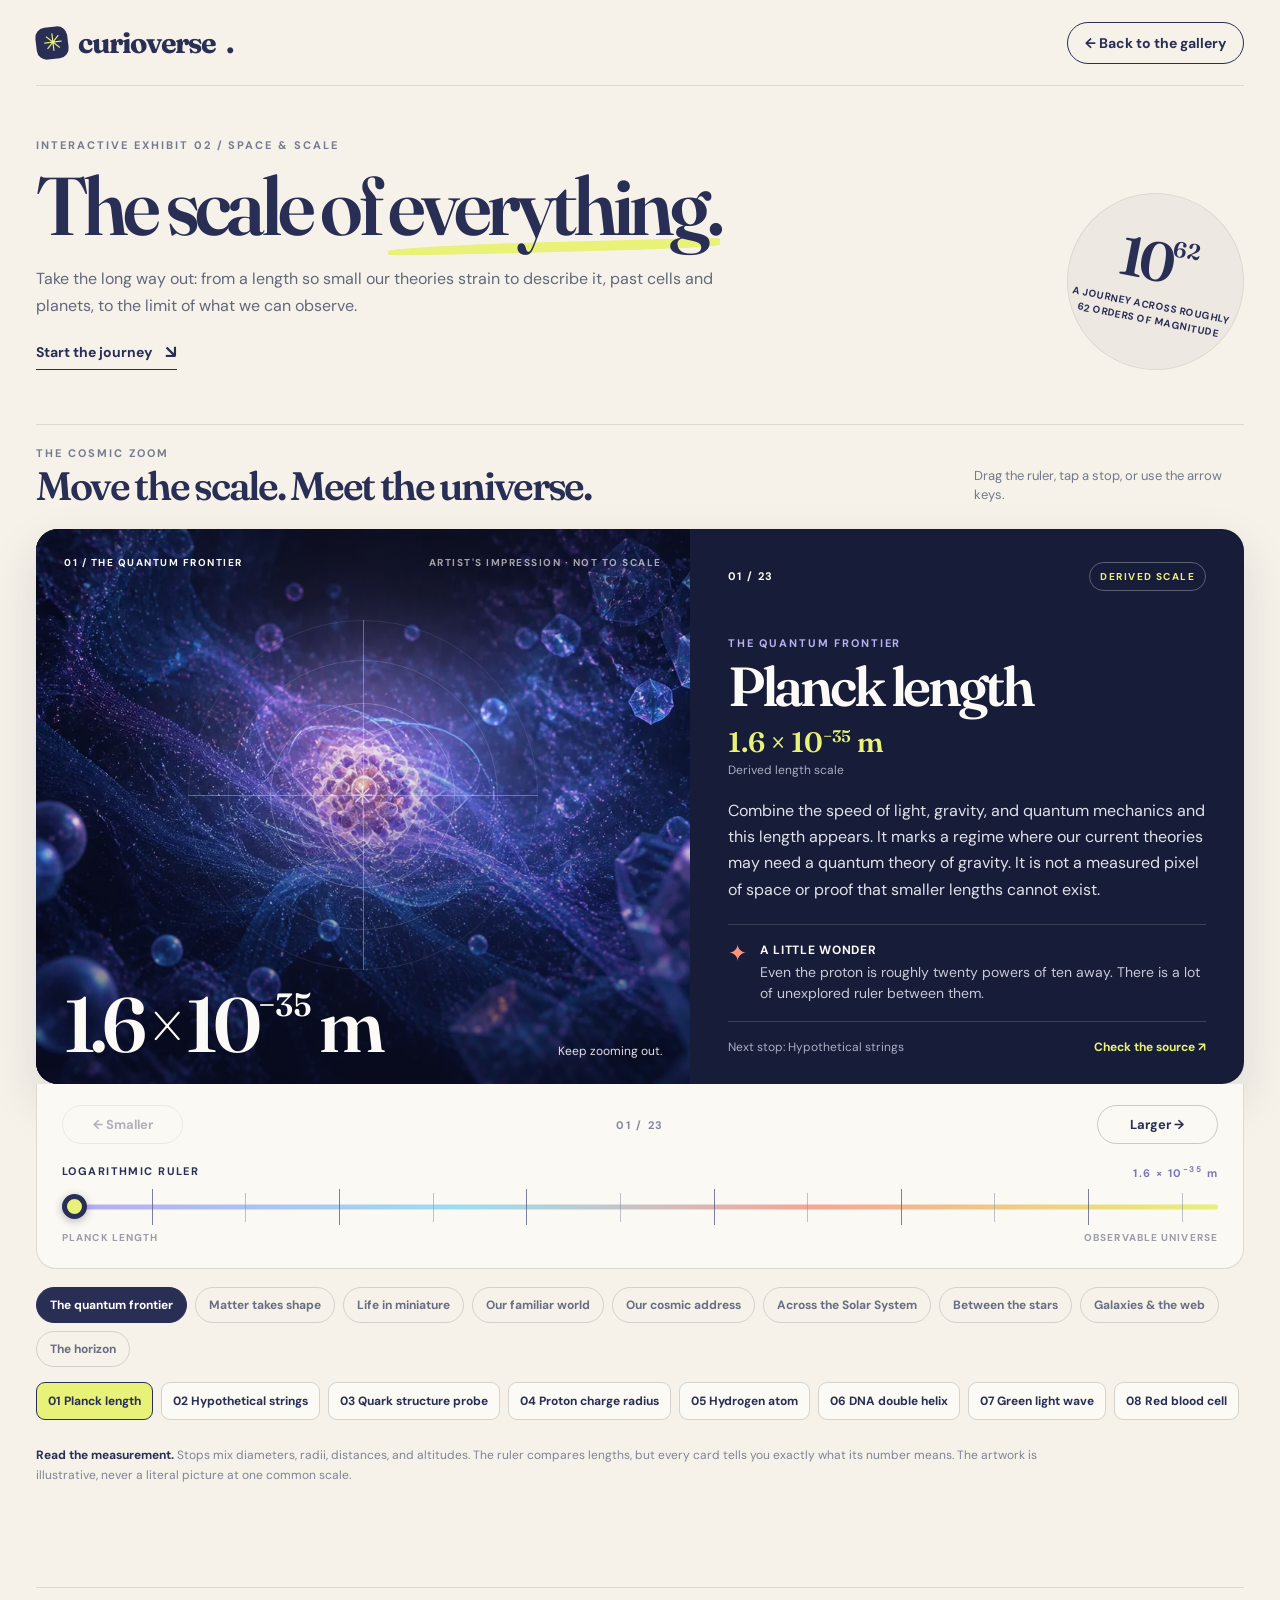
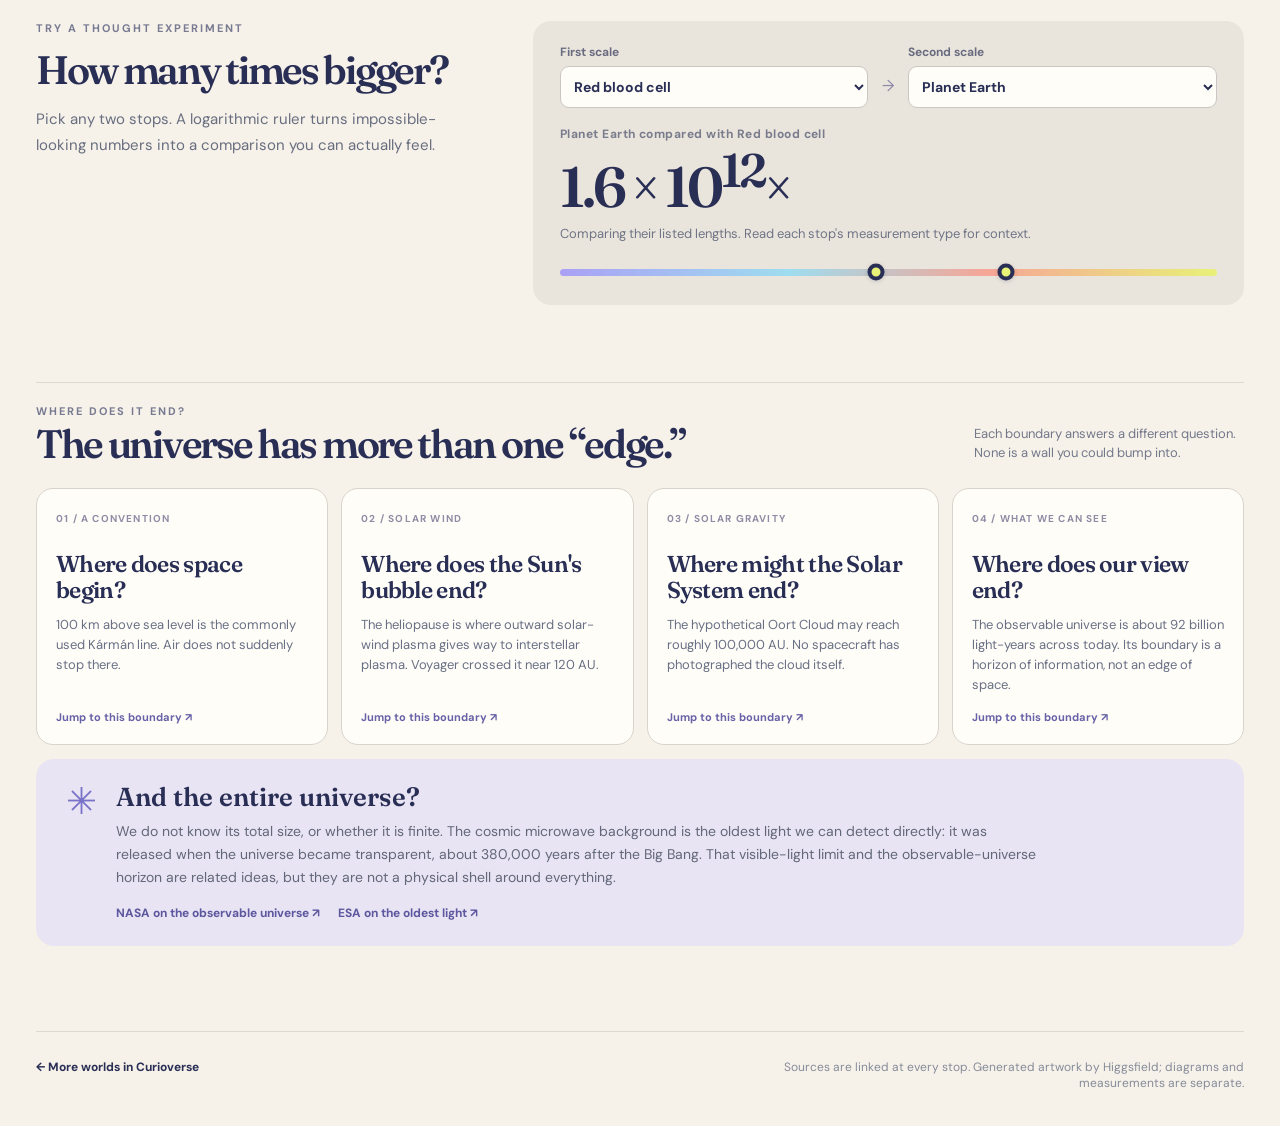
<file: scale.html>
<!doctype html>
<html lang="en">
<head>
  <meta charset="utf-8">
  <meta name="viewport" content="width=device-width, initial-scale=1">
  <meta name="theme-color" content="#f6f2e9">
  <meta name="description" content="Zoom through 62 orders of magnitude, from the Planck length and hypothetical strings to the observable universe. An interactive Curioverse exhibit.">
  <title>The scale of everything — Curioverse</title>
  <link rel="preconnect" href="https://fonts.googleapis.com">
  <link rel="preconnect" href="https://fonts.gstatic.com" crossorigin>
  <link href="https://fonts.googleapis.com/css2?family=DM+Sans:wght@400;500;600;700&family=Fraunces:opsz,wght,SOFT,WONK@9..144,600,50,1;9..144,700,50,1&display=swap" rel="stylesheet">
  <link rel="stylesheet" href="scale.css">
  <script src="scale.js" defer></script>
</head>
<body>
  <div class="shell">
    <header class="site-header">
      <a class="brand" href="index.html" aria-label="Back to Curioverse gallery"><span class="brand-mark" aria-hidden="true">✳</span>curioverse<span>.</span></a>
      <a class="back-link" href="index.html">← Back to the gallery</a>
    </header>

    <main>
      <section class="hero" aria-labelledby="page-title">
        <div>
          <p class="eyebrow">INTERACTIVE EXHIBIT 02 / SPACE & SCALE</p>
          <h1 id="page-title">The scale of <em>everything.</em></h1>
          <p class="hero-lede">Take the long way out: from a length so small our theories strain to describe it, past cells and planets, to the limit of what we can observe.</p>
          <a class="hero-start" href="#explorer">Start the journey <span aria-hidden="true">↘</span></a>
        </div>
        <div class="hero-stamp" aria-label="About 62 powers of ten to explore"><strong>10<sup>62</sup></strong><span>a journey across roughly<br>62 orders of magnitude</span></div>
      </section>

      <section class="explorer" id="explorer" aria-labelledby="explorer-title">
        <div class="explorer-heading">
          <div><p class="section-kicker">THE COSMIC ZOOM</p><h2 id="explorer-title">Move the scale. Meet the universe.</h2></div>
          <p class="explorer-tip">Drag the ruler, tap a stop, or use the arrow keys.</p>
        </div>

        <div class="explorer-grid">
          <div class="art-panel" id="art-panel">
            <img class="scene-image is-active" src="assets/scale-micro.webp" alt="" data-scene="micro">
            <img class="scene-image" src="assets/scale-solar.webp" alt="" data-scene="solar">
            <img class="scene-image" src="assets/scale-cosmic.webp" alt="" data-scene="cosmic">
            <div class="art-shade"></div>
            <div class="art-top"><span id="scene-chapter">01 / THE FRONTIER</span><span>ARTIST'S IMPRESSION · NOT TO SCALE</span></div>
            <div class="scope" aria-hidden="true"><div class="scope-ring r1"></div><div class="scope-ring r2"></div><div class="scope-ring r3"></div><span class="scope-cross">✳</span></div>
            <div class="art-bottom"><span class="art-number" id="art-number">10<sup>−35</sup> m</span><span class="art-caption" id="art-caption">One step closer. Then another.</span></div>
          </div>

          <article class="story-panel" aria-live="polite" aria-atomic="true">
            <div class="story-meta"><span id="story-index">01 / 23</span><span class="evidence" id="story-evidence">DERIVED SCALE</span></div>
            <p class="story-overline" id="story-overline">THE QUANTUM FRONTIER</p>
            <h3 id="story-title">Planck length</h3>
            <p class="story-measure" id="story-measure">1.6 × 10<sup>−35</sup> m</p>
            <p class="measure-kind" id="measure-kind">Defined length scale</p>
            <p class="story-body" id="story-body"></p>
            <div class="wonder"><span class="wonder-icon" aria-hidden="true">✦</span><div><strong>A little wonder</strong><p id="story-wonder"></p></div></div>
            <div class="story-foot"><span id="story-jump"></span><a id="story-source" href="https://physics.nist.gov/cuu/pdf/all.pdf" target="_blank" rel="noopener noreferrer">Check the source ↗</a></div>
          </article>
        </div>

        <div class="controls">
          <div class="step-controls">
            <button id="prev-stop" type="button" aria-label="Previous scale stop">← <span>Smaller</span></button>
            <span id="stop-indicator">01 / 23</span>
            <button id="next-stop" type="button" aria-label="Next scale stop"><span>Larger</span> →</button>
          </div>
          <div class="ruler-wrap">
            <div class="ruler-labels"><label for="scale-range">LOGARITHMIC RULER</label><span id="ruler-reading">10<sup>−35</sup> m</span></div>
            <div class="ruler" id="ruler">
              <div class="ruler-ticks" id="ruler-ticks" aria-hidden="true"></div>
              <input id="scale-range" type="range" min="-34.7915" max="26.9395" step="any" value="-34.7915" aria-label="Explore length scale from Planck length to observable universe">
            </div>
            <div class="ruler-ends"><span>PLANCK LENGTH</span><span>OBSERVABLE UNIVERSE</span></div>
          </div>
        </div>
        <div class="chapter-jumps" id="chapter-jumps" aria-label="Jump to a chapter"></div>
        <div class="stop-strip" id="stop-strip" aria-label="All scale stops"></div>
        <p class="scale-caveat"><strong>Read the measurement.</strong> Stops mix diameters, radii, distances, and altitudes. The ruler compares lengths, but every card tells you exactly what its number means. The artwork is illustrative, never a literal picture at one common scale.</p>
      </section>

      <section class="compare" id="compare" aria-labelledby="compare-title">
        <div class="compare-intro"><p class="section-kicker">TRY A THOUGHT EXPERIMENT</p><h2 id="compare-title">How many times bigger?</h2><p>Pick any two stops. A logarithmic ruler turns impossible-looking numbers into a comparison you can actually feel.</p></div>
        <div class="compare-tool">
          <div class="compare-fields"><label>First scale<select id="compare-a"></select></label><span aria-hidden="true">→</span><label>Second scale<select id="compare-b"></select></label></div>
          <div class="compare-result" aria-live="polite"><p id="compare-heading"></p><strong id="compare-number"></strong><p id="compare-copy"></p></div>
          <div class="compare-track"><span id="compare-dot-a"></span><span id="compare-dot-b"></span></div>
        </div>
      </section>

      <section class="boundaries" id="boundaries" aria-labelledby="boundaries-title">
        <div class="boundaries-head"><div><p class="section-kicker">WHERE DOES IT END?</p><h2 id="boundaries-title">The universe has more than one “edge.”</h2></div><p>Each boundary answers a different question. None is a wall you could bump into.</p></div>
        <div class="boundary-grid">
          <button class="boundary-card" type="button" data-stop="karman"><span class="boundary-number">01 / A CONVENTION</span><strong>Where does space begin?</strong><span>100 km above sea level is the commonly used Kármán line. Air does not suddenly stop there.</span><em>Jump to this boundary ↗</em></button>
          <button class="boundary-card" type="button" data-stop="heliopause"><span class="boundary-number">02 / SOLAR WIND</span><strong>Where does the Sun's bubble end?</strong><span>The heliopause is where outward solar-wind plasma gives way to interstellar plasma. Voyager crossed it near 120 AU.</span><em>Jump to this boundary ↗</em></button>
          <button class="boundary-card" type="button" data-stop="oort"><span class="boundary-number">03 / SOLAR GRAVITY</span><strong>Where might the Solar System end?</strong><span>The hypothetical Oort Cloud may reach roughly 100,000 AU. No spacecraft has photographed the cloud itself.</span><em>Jump to this boundary ↗</em></button>
          <button class="boundary-card" type="button" data-stop="observable"><span class="boundary-number">04 / WHAT WE CAN SEE</span><strong>Where does our view end?</strong><span>The observable universe is about 92 billion light-years across today. Its boundary is a horizon of information, not an edge of space.</span><em>Jump to this boundary ↗</em></button>
        </div>
        <div class="boundary-note"><span aria-hidden="true">✳</span><div><strong>And the entire universe?</strong><p>We do not know its total size, or whether it is finite. The cosmic microwave background is the oldest light we can detect directly: it was released when the universe became transparent, about 380,000 years after the Big Bang. That visible-light limit and the observable-universe horizon are related ideas, but they are not a physical shell around everything.</p><a href="https://www.nasa.gov/science-research/astrophysics/how-big-is-space-we-asked-a-nasa-expert-episode-61/" target="_blank" rel="noopener noreferrer">NASA on the observable universe ↗</a><a href="https://www.esa.int/Science_Exploration/Space_Science/Planck/Planck_and_the_cosmic_microwave_background" target="_blank" rel="noopener noreferrer">ESA on the oldest light ↗</a></div></div>
      </section>
    </main>
    <footer><a href="index.html">← More worlds in Curioverse</a><span>Sources are linked at every stop. Generated artwork by Higgsfield; diagrams and measurements are separate.</span></footer>
  </div>
</body>
</html>
</file>
<file: quantum.css>
:root{--bg:#171a35;--panel:#222645;--panel2:#292e50;--paper:#f5f1e8;--ink:#f8f4e9;--soft:#c5c7dc;--muted:#9298b6;--lime:#e7f277;--coral:#f79d8b;--violet:#b5a3f5;--line:rgba(222,226,255,.16)}
*{box-sizing:border-box}html{scroll-behavior:smooth}body{margin:0;background:var(--bg);color:var(--ink);font-family:"DM Sans",sans-serif;line-height:1.62}button,select{font:inherit}a{color:inherit}button{cursor:pointer}button:focus-visible,a:focus-visible,select:focus-visible,input:focus-visible{outline:3px solid var(--lime);outline-offset:3px}::selection{background:var(--lime);color:var(--bg)}.wrap{width:min(100% - 64px,1390px);margin-inline:auto}.site-header{height:80px;display:flex;align-items:center;justify-content:space-between;border-bottom:1px solid var(--line)}.brand{text-decoration:none;display:inline-flex;align-items:center;gap:8px;font-family:"Fraunces",serif;font-size:27px;font-weight:700;letter-spacing:-.05em;line-height:1}.brand-mark{width:30px;height:30px;border-radius:9px;background:var(--lime);color:var(--bg);display:grid;place-items:center;font-family:sans-serif;font-size:22px;transform:rotate(-7deg)}.brand-dot{margin-left:-7px;color:var(--lime)}.back-link{text-decoration:none;font-size:13px;font-weight:700;color:var(--soft);border:1px solid var(--line);border-radius:999px;padding:9px 15px;transition:background .2s}.back-link:hover{background:var(--panel2)}.hero{min-height:450px;display:grid;grid-template-columns:minmax(0,1fr) 380px;gap:30px;align-items:center;padding-top:38px;padding-bottom:45px;position:relative}.hero-copy{position:relative;z-index:2}.overline,.chapter-tag,.lab-kicker,.contents-title{font-size:11px;letter-spacing:.2em;font-weight:700}.overline{display:flex;align-items:center;gap:10px;color:var(--lime)}.pulse{width:8px;height:8px;border-radius:50%;background:var(--lime);box-shadow:0 0 0 5px rgba(231,242,119,.12)}.overline-divider{color:var(--muted);padding:0 4px}h1,h2,h3,p{margin-top:0}h1,h2,.lab h3{font-family:"Fraunces",serif;font-weight:600}h1{font-size:clamp(48px,5.1vw,80px);line-height:1.02;letter-spacing:-.06em;max-width:900px;margin:24px 0 22px}h1 em{font-style:normal;color:var(--lime)}.hero-lead{max-width:700px;color:var(--soft);font-size:17px;line-height:1.65;margin:0 0 28px}.hero-actions{display:flex;align-items:center;gap:19px;flex-wrap:wrap}.hero-actions>span{font-size:12px;color:var(--muted)}.button{border-radius:999px;display:inline-flex;align-items:center;justify-content:center;gap:12px;text-decoration:none;border:1px solid transparent;padding:12px 18px;font-size:13px;font-weight:700;line-height:1.25;transition:transform .2s,background .2s,border-color .2s}.button:hover{transform:translateY(-2px)}.button.primary{background:var(--lime);color:var(--bg)}.button.primary:hover{background:#f3faac}.button.secondary{background:var(--lime);color:var(--bg)}.button.secondary:hover{background:#f3faac}.button.ghost{background:transparent;color:var(--soft);border-color:var(--line)}.button.ghost:hover{background:rgba(255,255,255,.06)}.hero-visual{height:340px;position:relative;display:grid;place-items:center}.hero-orbit{position:absolute;border:1px solid rgba(189,177,246,.42);border-radius:50%;width:340px;height:130px;transform:rotate(-28deg)}.orbit-b{transform:rotate(57deg);width:330px;height:142px}.hero-core{width:190px;height:190px;border-radius:50%;background:radial-gradient(circle at 28% 25%,#ecdbff,#bda6f5 38%,#7a7abb 75%,#555b9c);display:grid;place-items:center;box-shadow:0 0 0 18px rgba(181,163,245,.05),0 0 0 50px rgba(181,163,245,.025),0 0 70px rgba(181,163,245,.24)}.hero-core span{font-family:"Fraunces",serif;color:#292752;font-size:90px;line-height:1}.hero-dot{position:absolute;width:19px;height:19px;border-radius:50%;background:var(--lime)}.dot-a{top:61px;left:30px}.dot-b{right:14px;top:100px;width:26px;height:26px;background:var(--coral)}.dot-c{right:80px;bottom:19px;width:10px;height:10px;background:#9addf3}.hero-spark{position:absolute;color:var(--lime);font-size:26px}.spark-a{left:44px;bottom:57px}.spark-b{right:57px;top:25px;color:var(--violet)}.hero-notation{position:absolute;right:3px;bottom:45px;background:rgba(34,38,69,.95);border:1px solid var(--line);border-radius:10px;padding:7px 12px;font-family:ui-monospace,Consolas,monospace;font-size:12px;color:var(--soft);transform:rotate(7deg)}
.content-wrap{display:grid;grid-template-columns:206px minmax(0,1fr);gap:55px;border-top:1px solid var(--line)}.contents{position:sticky;top:25px;height:max-content;padding:38px 0 30px;display:flex;flex-direction:column;gap:4px}.contents-title{color:var(--muted);margin:0 0 15px}.contents a{font-size:13px;text-decoration:none;color:#bcc0d6;padding:10px 10px 10px 0;display:flex;gap:10px;border-radius:8px;line-height:1.3}.contents a:hover{color:var(--lime);background:rgba(255,255,255,.03)}.contents a span{width:23px;flex:none;color:#7e84a8;font-size:11px;font-weight:700}.chapters{min-width:0}.chapter{padding:66px 0 76px;border-bottom:1px solid var(--line);scroll-margin-top:25px}.chapter:first-child{padding-top:50px}.chapter-tag{color:var(--lime);margin:0 0 14px}.chapter h2{font-size:clamp(38px,3.4vw,56px);line-height:1.08;letter-spacing:-.05em;max-width:850px;margin:0 0 23px}.chapter>p:not(.chapter-tag){max-width:820px;color:var(--soft);font-size:16px;line-height:1.75;margin-bottom:19px}.chapter>p strong{color:var(--ink)}.chapter>p em{color:var(--ink)}.math{font-family:Georgia,"Times New Roman",serif;font-style:normal;color:var(--ink);white-space:normal}.cite{display:inline-block;color:var(--lime);font-size:12px;font-weight:700;text-decoration:none;white-space:nowrap}.cite:hover{text-decoration:underline}.note{border-left:3px solid var(--violet);background:rgba(181,163,245,.08);padding:17px 21px;margin:26px 0 0;max-width:900px;border-radius:0 12px 12px 0;color:var(--soft);font-size:14px;line-height:1.7}.note strong{color:var(--ink)}
.lab{max-width:990px;background:var(--panel);border:1px solid rgba(207,212,255,.18);border-radius:22px;padding:28px;margin:32px 0 27px;box-shadow:0 18px 70px rgba(6,8,25,.13)}.lab-head{display:flex;justify-content:space-between;align-items:flex-start;gap:12px}.lab-kicker{color:var(--lime);display:block;margin:0 0 4px}.lab h3{font-size:33px;line-height:1.1;letter-spacing:-.04em;margin:0}.simulation-label{font-size:10px;letter-spacing:.13em;font-weight:700;color:var(--muted);border:1px solid var(--line);border-radius:999px;padding:8px 10px;white-space:nowrap}.lab-intro{color:var(--soft);font-size:14px;line-height:1.65;margin:18px 0 22px;max-width:780px}.gate-controls{display:flex;gap:9px;flex-wrap:wrap}.gate-controls button{border:1px solid var(--line);background:var(--panel2);color:var(--ink);border-radius:13px;width:105px;height:72px;text-align:left;padding:9px 12px;transition:transform .2s,border-color .2s,background .2s}.gate-controls button:hover{transform:translateY(-3px);border-color:var(--lime);background:#34385c}.gate-controls strong{display:block;color:var(--lime);font-size:21px;line-height:1}.gate-controls span{font-size:10px;color:var(--soft)}.qubit-workspace{display:grid;grid-template-columns:260px minmax(0,1fr);gap:17px;margin-top:18px}.bloch-card,.state-panel{border:1px solid var(--line);border-radius:16px;background:#1a1e39}.bloch-card{display:flex;flex-direction:column;align-items:center;justify-content:center;padding:12px}.bloch-card svg{width:210px;max-width:100%;height:auto}.bloch-card text{font:14px "DM Sans",sans-serif;fill:#e7f277}.bloch-card small{font-size:10px;color:var(--muted);margin-top:-8px}.state-panel{padding:23px;display:flex;flex-direction:column;justify-content:center}.state-label{font-size:10px;font-weight:700;letter-spacing:.2em;color:var(--muted)}.state-equation{font-family:Georgia,serif;font-size:21px;line-height:1.5;min-height:45px;margin:8px 0 3px;overflow-wrap:anywhere}.state-coords{font-size:11px;color:var(--muted);font-family:ui-monospace,Consolas,monospace;margin-bottom:15px}.prob-row{display:flex;justify-content:space-between;gap:10px;font-size:12px;margin:8px 0 5px}.prob-row strong{font-size:12px}.prob-track,.shot-track{height:8px;background:#3a3f5d;border-radius:999px;overflow:hidden}.prob-track i,.shot-track i{display:block;height:100%;width:0;background:var(--lime);border-radius:inherit;transition:width .3s}.prob-track.coral i,#shot-one{background:var(--coral)}.circuit-strip{display:flex;align-items:center;gap:14px;padding:16px 0;border-bottom:1px solid var(--line);border-top:1px solid var(--line);margin-top:18px}.circuit-strip>span{font-size:10px;font-weight:700;letter-spacing:.14em;color:var(--muted);white-space:nowrap}#gate-sequence{display:flex;align-items:center;gap:6px;flex-wrap:wrap;font-size:12px}.gate-chip{border:1px solid var(--lime);color:var(--lime);border-radius:5px;padding:2px 7px;font-weight:700}.empty-sequence{color:var(--muted)}.lab-actions{display:flex;gap:9px;flex-wrap:wrap;margin:19px 0 0}.result{margin-top:17px;border-radius:12px;background:rgba(255,255,255,.06);padding:13px 16px;font-size:13px;color:var(--soft);line-height:1.55}.shot-results{margin-top:14px}.shot-results>div{display:grid;grid-template-columns:18px 1fr 40px;gap:10px;align-items:center;margin-top:8px;font-size:12px}.shot-results strong{text-align:right}
.compare-grid{display:grid;grid-template-columns:1fr 1fr;gap:13px;max-width:820px;margin:26px 0}.preset{border:1px solid var(--line);background:var(--panel);color:var(--ink);border-radius:15px;padding:20px;text-align:left;transition:border-color .2s,transform .2s}.preset:hover{border-color:var(--lime);transform:translateY(-3px)}.preset-circuit{display:block;font-family:ui-monospace,Consolas,monospace;color:var(--lime);font-size:13px;margin-bottom:12px}.preset strong{display:block;font-family:"Fraunces",serif;font-size:20px}.preset small{display:block;color:var(--muted);margin-top:4px}
.deeper{max-width:900px;margin-top:21px;border:1px solid var(--line);border-radius:12px;background:rgba(255,255,255,.035)}.deeper summary{cursor:pointer;padding:14px 17px;color:var(--lime);font-size:13px;font-weight:700}.deeper>div{padding:1px 17px 16px;border-top:1px solid var(--line)}.deeper p{color:var(--soft);font-size:14px;line-height:1.7;margin:15px 0 0}.deeper strong{color:var(--ink)}
.bell-steps{display:flex;gap:8px;flex-wrap:wrap}.bell-steps button,.segmented button{border:1px solid var(--line);border-radius:999px;background:transparent;color:var(--soft);padding:8px 13px;font-size:12px;font-weight:700}.bell-steps button[aria-pressed="true"],.segmented button[aria-pressed="true"]{background:var(--lime);border-color:var(--lime);color:var(--bg)}.bell-circuit{background:#1b1f3b;border:1px solid var(--line);border-radius:14px;margin:20px 0;padding:14px 22px;max-width:620px}.wire{display:grid;grid-template-columns:30px 1fr 40px 1fr 40px 1fr 30px;align-items:center;height:48px;gap:5px;font-family:ui-monospace,Consolas,monospace;color:var(--soft);font-size:14px}.wire>i{border-top:2px solid #8c91b6;height:0}.circuit-gate,.target-gate{width:33px;height:33px;display:grid;place-items:center;border:1px solid var(--lime);border-radius:6px;color:var(--lime);font-style:normal}.gate-spacer{width:33px}.control-dot{width:13px;height:13px;border-radius:50%;background:var(--lime);justify-self:center;position:relative}.control-dot:after{content:"";position:absolute;left:5px;top:12px;height:39px;width:2px;background:var(--lime)}.target-gate{border-radius:50%;font-size:23px}.circuit-gate.inactive,.control-dot.inactive,.target-gate.inactive{opacity:.2}.bell-state{font-family:Georgia,serif;color:var(--ink);font-size:20px;min-height:32px;margin:6px 0 18px}.toggle-line{display:flex;justify-content:space-between;align-items:center;gap:14px;flex-wrap:wrap}.segmented{display:flex;gap:7px}.mix-toggle{display:flex;align-items:center;gap:8px;font-size:12px;color:var(--soft);cursor:pointer}.mix-toggle input{accent-color:var(--lime);width:16px;height:16px}.mix-toggle input:disabled+span{opacity:.5}.distribution{display:grid;grid-template-columns:repeat(4,1fr);gap:10px;min-height:150px;margin:20px 0 16px}.dist-item{border:1px solid var(--line);border-radius:12px;background:#1b1f3b;padding:11px;text-align:center;display:flex;flex-direction:column;justify-content:flex-end;align-items:center;gap:6px}.dist-item .column-area{height:80px;display:flex;align-items:flex-end;width:44px;background:#353a5b;border-radius:5px 5px 0 0;overflow:hidden}.dist-item i{display:block;background:var(--violet);width:100%;height:0;transition:height .35s}.dist-item strong{font-family:ui-monospace,Consolas,monospace;font-size:12px}.dist-item small{color:var(--muted);font-size:10px}
.grover-controls,.error-controls{display:flex;align-items:center;gap:10px;flex-wrap:wrap}.grover-controls label,.error-controls label{font-size:12px;color:var(--soft);font-weight:700}.grover-controls select,.error-controls select{background:#1a1e39;border:1px solid var(--line);border-radius:8px;color:var(--ink);padding:8px 10px;margin-left:7px}.grover-stage{font-size:14px;font-weight:700;color:var(--lime);margin:20px 0 13px}.amplitudes{display:grid;grid-template-columns:repeat(4,1fr);gap:9px}.amp-item{background:#1a1e39;border:1px solid var(--line);border-radius:12px;padding:14px 12px;min-width:0}.amp-item .amp-label{font-family:ui-monospace,Consolas,monospace;font-size:13px;font-weight:700}.amp-item .amp-meter{height:80px;position:relative;margin:13px 0 8px}.amp-item .amp-meter:before{content:"";position:absolute;top:50%;left:0;right:0;border-top:1px solid #757996}.amp-item .amp-meter i{display:block;position:absolute;left:25%;width:50%;background:var(--lime);height:0;bottom:50%;border-radius:4px 4px 0 0;transition:height .3s}.amp-item .amp-meter i.negative{background:var(--coral);top:50%;bottom:auto;border-radius:0 0 4px 4px}.amp-item small{font-size:10px;color:var(--muted)}.amp-item strong{display:block;font-size:13px}
.hardware-grid,.reality-grid{display:grid;grid-template-columns:repeat(3,1fr);gap:12px;margin:27px 0}.hardware-grid article,.reality-grid>div{background:var(--panel);border:1px solid var(--line);border-radius:15px;padding:22px}.hardware-icon{display:block;color:var(--lime);font-size:31px;line-height:1;margin-bottom:17px}.hardware-grid h3,.reality-grid h3{font-size:17px;line-height:1.3;margin:0 0 10px}.hardware-grid p{font-size:13px;color:var(--soft);line-height:1.65;margin:0}.reality-grid{grid-template-columns:1fr 1fr;max-width:920px}.reality-grid ul{padding-left:19px;margin:0;color:var(--soft);font-size:14px;line-height:1.65}.reality-grid li+li{margin-top:12px}.reality-grid strong{color:var(--ink)}.chapter .closing-copy{font-size:18px;color:var(--ink);max-width:860px}.error-controls{margin-bottom:20px}.error-controls label{display:flex;flex-direction:column;gap:6px}.error-controls select{margin-left:0}.codeword-flow{display:flex;align-items:center;gap:12px;flex-wrap:wrap}.codeword-flow>div{flex:1;min-width:135px;border:1px solid var(--line);background:#1a1e39;border-radius:12px;padding:15px}.codeword-flow span:not(.flow-arrow){display:block;color:var(--muted);font-size:10px;font-weight:700;letter-spacing:.15em}.codeword-flow strong{font-family:ui-monospace,Consolas,monospace;color:var(--lime);font-size:29px;letter-spacing:.12em}.flow-arrow{font-size:22px;color:var(--violet)}.syndrome{display:grid;grid-template-columns:1fr 1fr 1.4fr;gap:10px;margin-top:12px}.syndrome>div{border:1px solid var(--line);border-radius:10px;padding:10px 13px}.syndrome span{display:block;font-size:11px;color:var(--muted)}.syndrome strong{display:block;font-size:15px;color:var(--ink)}.sources ol{padding-left:22px;max-width:820px;color:var(--muted)}.sources li{padding:5px 0}.sources a{color:var(--lime);text-decoration:none;font-size:14px}.sources a:hover{text-decoration:underline}.site-footer{display:flex;justify-content:space-between;gap:20px;align-items:center;min-height:96px;color:var(--muted);font-size:12px}.site-footer a{color:var(--lime);font-weight:700;text-decoration:none}
.machine-loop{display:grid;grid-template-columns:repeat(4,1fr);gap:8px;margin:25px 0 8px}.machine-loop>div{border:1px solid var(--line);border-radius:12px;padding:13px 15px;background:rgba(255,255,255,.035)}.machine-loop span{display:block;color:var(--lime);font:700 10px "DM Sans",sans-serif;letter-spacing:.1em}.machine-loop strong{display:block;font-size:14px;margin:4px 0}.machine-loop small{display:block;color:var(--soft);font-size:11px;line-height:1.5}
@media(max-width:1100px){.content-wrap{grid-template-columns:170px minmax(0,1fr);gap:25px}.hero{grid-template-columns:1fr 290px}.hero-visual{transform:scale(.78);transform-origin:center}.hardware-grid{grid-template-columns:1fr 1fr}}
@media(max-width:820px){.wrap{width:min(100% - 38px,1390px)}.hero{grid-template-columns:1fr;min-height:0;padding:55px 0 49px}.hero-visual{display:none}.content-wrap{display:block}.contents{position:static;display:flex;flex-direction:row;overflow-x:auto;gap:4px;white-space:nowrap;border-bottom:1px solid var(--line);padding:11px 0;margin:0 -4px}.contents-title{display:none}.contents a{padding:9px 11px;border:1px solid var(--line)}.contents a span{width:auto}.chapter:first-child{padding-top:43px}.chapter{padding:59px 0 66px}.chapter h2{font-size:clamp(37px,6vw,51px)}.machine-loop{grid-template-columns:repeat(2,1fr)}}
@media(max-width:600px){.site-header{height:70px}.brand{font-size:23px}.brand-mark{width:26px;height:26px;font-size:18px}.back-link{font-size:11px;padding:7px 9px}.hero{padding:43px 0}.overline{font-size:9px;letter-spacing:.13em}.hero h1{font-size:clamp(45px,10vw,65px);margin:17px 0}.hero-lead{font-size:15px}.hero-actions>span{font-size:11px}.chapter>p:not(.chapter-tag){font-size:15px}.lab{padding:19px;border-radius:17px}.lab h3{font-size:28px}.simulation-label{font-size:8px;padding:6px}.gate-controls{display:grid;grid-template-columns:repeat(3,1fr)}.gate-controls button{width:auto;height:66px}.qubit-workspace{grid-template-columns:1fr}.bloch-card{padding:8px}.bloch-card svg{width:185px}.state-panel{padding:19px}.compare-grid,.reality-grid,.hardware-grid{grid-template-columns:1fr}.machine-loop{grid-template-columns:1fr 1fr}.distribution,.amplitudes{gap:5px}.dist-item,.amp-item{padding:7px 4px}.dist-item .column-area{width:30px}.amp-item .amp-label{font-size:10px}.amp-item strong{font-size:11px}.codeword-flow{gap:6px}.codeword-flow>div{min-width:90px;padding:9px}.codeword-flow strong{font-size:20px}.flow-arrow{font-size:17px}.syndrome{grid-template-columns:1fr 1fr}.syndrome>div:last-child{grid-column:1/-1}.site-footer{flex-direction:column;align-items:flex-start;justify-content:center;gap:3px}.lab-actions .button{padding:10px 13px;font-size:12px}}
@media(max-width:390px){.back-link{max-width:112px;line-height:1.1;text-align:center}.overline-divider{display:none}.hero h1{font-size:43px}.gate-controls{grid-template-columns:repeat(2,1fr)}.wire{grid-template-columns:26px 1fr 32px 1fr 32px 1fr 23px;gap:2px}.bell-circuit{padding:12px}.distribution{gap:4px}}
@media(prefers-reduced-motion:reduce){html{scroll-behavior:auto}*,*:before,*:after{animation-duration:.01ms!important;transition-duration:.01ms!important}}
</file>
<file: scale.css>
:root{--paper:#f6f2e9;--ink:#292e55;--muted:#74788b;--line:#dcd9d0;--lime:#e8f178;--violet:#aaa0f5;--navy:#171c38;--coral:#fa9581}
*{box-sizing:border-box}
html{scroll-behavior:smooth}
body{margin:0;background:var(--paper);color:var(--ink);font-family:"DM Sans",sans-serif;overflow-x:hidden}
button,a,input,select{font:inherit}
a{color:inherit;text-decoration:none}
button{cursor:pointer}
button:focus-visible,a:focus-visible,input:focus-visible,select:focus-visible{outline:3px solid #7672e5;outline-offset:4px}
.shell{width:min(100% - 72px,1380px);margin-inline:auto}
.site-header{height:86px;display:flex;align-items:center;justify-content:space-between;border-bottom:1px solid var(--line)}
.brand{display:inline-flex;align-items:center;gap:10px;font-family:"Fraunces",serif;font-size:29px;letter-spacing:-1.4px;font-weight:700;line-height:1}
.brand-mark{width:32px;height:32px;display:grid;place-items:center;background:var(--ink);border-radius:10px;transform:rotate(-7deg);color:var(--lime);font:24px/1 "DM Sans",sans-serif}
.back-link{font-size:14px;font-weight:700;border:1px solid var(--ink);border-radius:100px;padding:11px 17px;transition:background .2s,transform .2s}
.back-link:hover{background:var(--lime);transform:translateY(-2px)}
.hero{display:flex;align-items:end;justify-content:space-between;gap:40px;padding:52px 0 54px}
.eyebrow,.section-kicker{font-size:11px;font-weight:700;letter-spacing:.18em;text-transform:uppercase;color:#777a91;margin:0 0 14px}
.hero h1,h2,h3{font-family:"Fraunces",serif;font-weight:600;letter-spacing:-.058em}
.hero h1{font-size:clamp(53px,6.4vw,95px);line-height:.98;margin:0 0 20px;max-width:900px}
.hero h1 em{font-style:normal;position:relative;white-space:nowrap}
.hero h1 em:after{content:"";position:absolute;left:0;right:0;bottom:.055em;height:.12em;background:var(--lime);border-radius:50% 10% 30% 20%;z-index:-1;transform:rotate(-1.5deg)}
.hero-lede{font-size:16px;line-height:1.65;color:#62677c;max-width:680px;margin:0 0 21px}
.hero-start{display:inline-flex;align-items:center;gap:13px;font-size:14px;font-weight:700;border-bottom:1px solid var(--ink);padding-bottom:5px}
.hero-start span{font-size:18px}
.hero-stamp{border:1px solid var(--line);width:177px;height:177px;display:flex;flex-direction:column;justify-content:center;align-items:center;border-radius:50%;transform:rotate(11deg);flex:none;text-align:center;background:#eee8e2}
.hero-stamp strong{font:600 55px/.95 "Fraunces",serif;letter-spacing:-.08em}.hero-stamp sup{font-size:22px;vertical-align:top;letter-spacing:0}
.hero-stamp span{font-size:10px;font-weight:700;letter-spacing:.06em;line-height:1.5;text-transform:uppercase;margin-top:10px}
.explorer{scroll-margin-top:20px}
.explorer-heading,.boundaries-head{border-top:1px solid var(--line);padding-top:21px;margin-bottom:21px;display:flex;justify-content:space-between;align-items:end;gap:30px}
.explorer-heading h2,.boundaries-head h2,.compare h2{font-size:clamp(31px,3.1vw,47px);line-height:1.08;margin:0}
.explorer-heading .section-kicker,.boundaries-head .section-kicker{margin-bottom:5px}
.explorer-tip,.boundaries-head>p{font-size:13px;color:var(--muted);max-width:270px;line-height:1.5;margin:0 0 3px}
.explorer-grid{display:grid;grid-template-columns:1.18fr 1fr;min-height:510px;border-radius:22px;overflow:hidden;background:var(--navy);color:#fcfaf6;box-shadow:0 20px 50px rgba(32,37,76,.12)}
.art-panel{position:relative;overflow:hidden;min-height:510px;background:#171b37}
.scene-image{position:absolute;inset:0;width:100%;height:100%;object-fit:cover;opacity:0;transform:scale(1.08);transition:opacity .55s ease,transform 2.2s ease}
.scene-image.is-active{opacity:1;transform:scale(1)}
.art-shade{position:absolute;inset:0;background:linear-gradient(180deg,rgba(11,14,34,.58),transparent 29%,rgba(11,14,34,.2) 56%,rgba(10,13,33,.7));pointer-events:none}
.art-top,.art-bottom{position:absolute;z-index:2;left:28px;right:28px;display:flex;align-items:start;justify-content:space-between;gap:18px}
.art-top{top:27px;font-size:10px;letter-spacing:.15em;font-weight:700}.art-top span:last-child{opacity:.63;text-align:right}
.art-bottom{bottom:25px;align-items:end}.art-number{font:600 clamp(54px,6vw,95px)/.9 "Fraunces",serif;letter-spacing:-.075em;white-space:nowrap}.art-number sup{font-size:.42em;vertical-align:top;margin-left:2px;letter-spacing:-.02em}
.art-caption{font-size:12px;line-height:1.35;max-width:125px;text-align:right;color:#e4deea}
.scope{position:absolute;top:48%;left:50%;width:310px;height:310px;transform:translate(-50%,-50%);display:grid;place-items:center;opacity:.76;pointer-events:none}
.scope-ring{position:absolute;border:1px solid rgba(241,238,255,.36);border-radius:50%;width:185px;height:185px}.scope-ring.r2{width:270px;height:270px;border-color:rgba(241,238,255,.2)}.scope-ring.r3{width:350px;height:350px;border-color:rgba(241,238,255,.13)}
.scope-ring.r1:before,.scope-ring.r1:after{content:"";position:absolute;background:rgba(247,242,255,.45)}.scope-ring.r1:before{width:1px;height:350px;top:50%;left:50%;transform:translate(-50%,-50%)}.scope-ring.r1:after{width:350px;height:1px;top:50%;left:50%;transform:translate(-50%,-50%)}
.scope-cross{z-index:1;display:grid;place-items:center;width:58px;height:58px;border-radius:50%;font-size:27px;background:rgba(248,247,255,.12);backdrop-filter:blur(5px)}
.story-panel{padding:33px 38px 29px;display:flex;flex-direction:column}
.story-meta,.story-foot{display:flex;justify-content:space-between;align-items:center;gap:18px}.story-meta{font-size:11px;font-weight:700;letter-spacing:.13em}
.evidence{border:1px solid rgba(255,255,255,.3);border-radius:100px;padding:7px 10px;color:var(--lime);font-size:10px;text-align:right}
.story-overline{font-size:11px;letter-spacing:.17em;color:#b9b0f1;font-weight:700;margin:45px 0 9px;text-transform:uppercase}
.story-panel h3{font-size:clamp(39px,4.3vw,69px);line-height:.99;margin:0 0 14px}
.story-measure{font:600 28px/1.1 "Fraunces",serif;color:var(--lime);margin:0 0 3px}.story-measure sup{font-size:.6em}
.measure-kind{margin:0 0 20px;color:#aaaec4;font-size:12px}
.story-body{font-size:16px;line-height:1.65;color:#e1e1e9;margin:0 0 21px}
.wonder{display:flex;align-items:flex-start;gap:13px;border-top:1px solid rgba(255,255,255,.16);padding:17px 0 17px;margin-top:auto}.wonder-icon{color:var(--coral);font-size:23px;line-height:1}.wonder strong{display:block;font-size:12px;letter-spacing:.06em;text-transform:uppercase;margin-bottom:4px}.wonder p{margin:0;font-size:14px;line-height:1.5;color:#c7c8d8}
.story-foot{border-top:1px solid rgba(255,255,255,.16);padding-top:17px;font-size:12px;color:#aaaec4}.story-foot a{color:var(--lime);font-weight:700;white-space:nowrap}.story-foot a:hover{text-decoration:underline}
.controls{border:1px solid var(--line);border-top:0;background:#fbf9f3;padding:21px 25px 24px;border-radius:0 0 20px 20px}
.step-controls{display:flex;justify-content:space-between;align-items:center;gap:10px;margin-bottom:20px}
.step-controls button{border:1px solid #c9c9ce;background:transparent;color:var(--ink);border-radius:100px;padding:10px 17px;font-size:13px;font-weight:700;min-width:121px;transition:background .18s,border-color .18s}.step-controls button:hover:not(:disabled){background:var(--lime);border-color:var(--ink)}.step-controls button:disabled{opacity:.35;cursor:not-allowed}
#stop-indicator{font-size:11px;letter-spacing:.16em;font-weight:700;color:#83879a}
.ruler-labels,.ruler-ends{display:flex;justify-content:space-between;gap:20px}.ruler-labels{font-size:11px;font-weight:700;letter-spacing:.13em;margin-bottom:8px}.ruler-labels span{color:#7976b8}.ruler-labels sup{font-size:.75em}.ruler-ends{font-size:10px;font-weight:700;letter-spacing:.11em;color:#9b9ca9;margin-top:5px}
.ruler{height:38px;position:relative;display:flex;align-items:center}
.ruler:before{content:"";position:absolute;left:0;right:0;height:5px;border-radius:100px;background:linear-gradient(90deg,#b9aaf6,#9eddef 35%,#f6a596 65%,#e8f178);top:50%;transform:translateY(-50%)}
.ruler-ticks{position:absolute;inset:0;pointer-events:none}.ruler-ticks i{position:absolute;top:5px;height:29px;width:1px;background:#8d91a3;opacity:.55}.ruler-ticks i.major{height:36px;top:1px;background:#55587d;opacity:.76}
input[type=range]{position:relative;z-index:1;appearance:none;-webkit-appearance:none;width:100%;height:34px;margin:0;background:transparent;cursor:ew-resize}
input[type=range]::-webkit-slider-thumb{appearance:none;width:25px;height:25px;border:5px solid var(--ink);background:var(--lime);border-radius:50%;box-shadow:0 2px 9px #1b244851}
input[type=range]::-moz-range-thumb{width:15px;height:15px;border:5px solid var(--ink);background:var(--lime);border-radius:50%}
.chapter-jumps{display:flex;flex-wrap:wrap;gap:8px;margin:18px 0 15px}.chapter-jumps button{border:1px solid #d4d0cb;background:transparent;color:#696d84;border-radius:100px;padding:9px 13px;font-size:12px;font-weight:700}.chapter-jumps button:hover,.chapter-jumps button.is-active{background:var(--ink);color:#fff;border-color:var(--ink)}
.stop-strip{display:flex;gap:8px;overflow-x:auto;scrollbar-width:thin;padding-bottom:13px}.stop-strip button{flex:none;border:1px solid #d5d2cc;border-radius:9px;background:#fcfaf5;color:var(--ink);font-size:12px;padding:10px 11px;font-weight:700;white-space:nowrap}.stop-strip button:hover,.stop-strip button.is-active{background:var(--lime);border-color:var(--ink)}
.scale-caveat{font-size:12px;line-height:1.65;color:#808394;margin:13px 0 0;max-width:1040px}.scale-caveat strong{color:var(--ink)}
.compare{margin-top:102px;padding:33px 0 42px;border-top:1px solid var(--line);display:grid;grid-template-columns:.75fr 1.25fr;gap:70px}.compare h2{margin:0 0 14px}.compare-intro>p:last-child{font-size:15px;line-height:1.7;color:#686d80;max-width:400px}
.compare-tool{background:#eae5dc;border-radius:18px;padding:23px 27px 29px}
.compare-fields{display:flex;align-items:end;gap:14px}.compare-fields label{min-width:0;flex:1;color:#696c80;font-size:12px;font-weight:700}.compare-fields select{display:block;width:100%;border:1px solid #cbc6c3;background:#fffdf8;color:var(--ink);border-radius:9px;padding:10px 9px;margin-top:6px;font-size:14px}.compare-fields>span{padding-bottom:12px;color:#8e8aa9}
.compare-result{padding-top:18px}.compare-result p{margin:0}.compare-result #compare-heading{color:#797c8c;font-size:12px;font-weight:700;letter-spacing:.04em}.compare-result strong{display:block;font:600 clamp(36px,4.4vw,65px)/1 "Fraunces",serif;letter-spacing:-.05em;margin:5px 0 9px}.compare-result #compare-copy{font-size:13px;color:#6f7486;line-height:1.5}
.compare-track{height:7px;border-radius:100px;background:linear-gradient(90deg,#aaa0f5,#9eddef 35%,#f6a596 65%,#e8f178);position:relative;margin-top:25px}.compare-track span{position:absolute;top:50%;width:17px;height:17px;border:4px solid var(--ink);background:var(--lime);border-radius:50%;transform:translate(-50%,-50%);box-shadow:0 1px 4px #1b244831}
.boundaries{margin:35px 0 85px}.boundaries-head{margin-bottom:22px}.boundary-grid{display:grid;grid-template-columns:repeat(4,1fr);gap:13px}.boundary-card{text-align:left;border:1px solid #d9d4cb;background:#fffdf8;color:var(--ink);border-radius:17px;padding:23px 19px 20px;min-height:237px;display:flex;flex-direction:column;transition:transform .2s,box-shadow .2s}.boundary-card:hover{transform:translateY(-4px);box-shadow:0 14px 25px #30345619}.boundary-number{font-size:10px;letter-spacing:.12em;color:#8f8ca5;font-weight:700;margin-bottom:26px}.boundary-card strong{font:600 23px/1.13 "Fraunces",serif;letter-spacing:-.03em;margin-bottom:12px}.boundary-card>span:nth-of-type(2){font-size:13px;line-height:1.55;color:#697085}.boundary-card em{font-size:11px;font-style:normal;font-weight:700;margin-top:auto;padding-top:15px;color:#6762a7}
.boundary-note{background:#e8e4f3;border-radius:18px;display:flex;gap:19px;padding:24px 30px;margin-top:14px}.boundary-note>span{font-size:37px;line-height:1;color:#7972c9}.boundary-note strong{font:600 26px/1.1 "Fraunces",serif}.boundary-note p{font-size:14px;line-height:1.65;color:#626779;margin:8px 0 12px;max-width:930px}.boundary-note a{font-size:12px;font-weight:700;color:#5c579e;margin-right:18px}.boundary-note a:hover{text-decoration:underline}
footer{border-top:1px solid var(--line);padding:27px 0 35px;display:flex;justify-content:space-between;gap:25px;font-size:12px;color:#868b9a}footer a{font-weight:700;color:var(--ink)}footer a:hover{text-decoration:underline}footer span{max-width:540px;text-align:right}
@media(max-width:1050px){.explorer-grid{grid-template-columns:1fr 1fr}.story-panel{padding:28px}.art-panel{min-height:535px}.boundary-grid{grid-template-columns:repeat(2,1fr)}.compare{gap:35px}}
@media(max-width:760px){.shell{width:min(100% - 34px,1380px)}.site-header{height:72px}.brand{font-size:25px}.brand-mark{height:29px;width:29px}.back-link{font-size:12px;padding:9px 11px}.hero{padding:38px 0 42px;display:block}.hero h1{font-size:clamp(49px,10vw,70px)}.hero-lede{font-size:15px}.hero-stamp{display:none}.explorer-heading,.boundaries-head{display:block}.explorer-tip,.boundaries-head>p{margin-top:12px;max-width:none}.explorer-grid{display:flex;flex-direction:column}.art-panel{min-height:315px}.art-top,.art-bottom{left:18px;right:18px}.art-top{top:17px}.art-top span:last-child{max-width:122px;font-size:9px}.art-bottom{bottom:17px}.art-number{font-size:61px}.scope{transform:translate(-50%,-50%) scale(.7)}.story-panel{min-height:455px;padding:26px 23px}.story-overline{margin-top:29px}.story-panel h3{font-size:47px}.controls{padding:17px 14px}.step-controls button{min-width:98px;padding:9px 10px;font-size:12px}.compare{display:block;margin-top:75px}.compare-intro>p:last-child{max-width:600px}.compare-tool{margin-top:26px}.boundaries{margin-bottom:60px}.boundary-card{min-height:215px}footer{flex-direction:column}footer span{text-align:left}}
@media(max-width:520px){.boundary-grid{grid-template-columns:1fr}.boundary-card{min-height:0}.boundary-number{margin-bottom:15px}.compare-fields{gap:7px}.compare-fields select{font-size:12px}.compare-tool{padding:20px 16px}.boundary-note{padding:20px 17px}.story-foot{align-items:flex-start}.story-foot span{max-width:150px}.art-number{font-size:49px}.art-caption{font-size:10px}.ruler-ends{font-size:9px}}
@media(prefers-reduced-motion:reduce){html{scroll-behavior:auto}*,*:before,*:after{animation-duration:.01ms!important;transition-duration:.01ms!important}}
</file>
